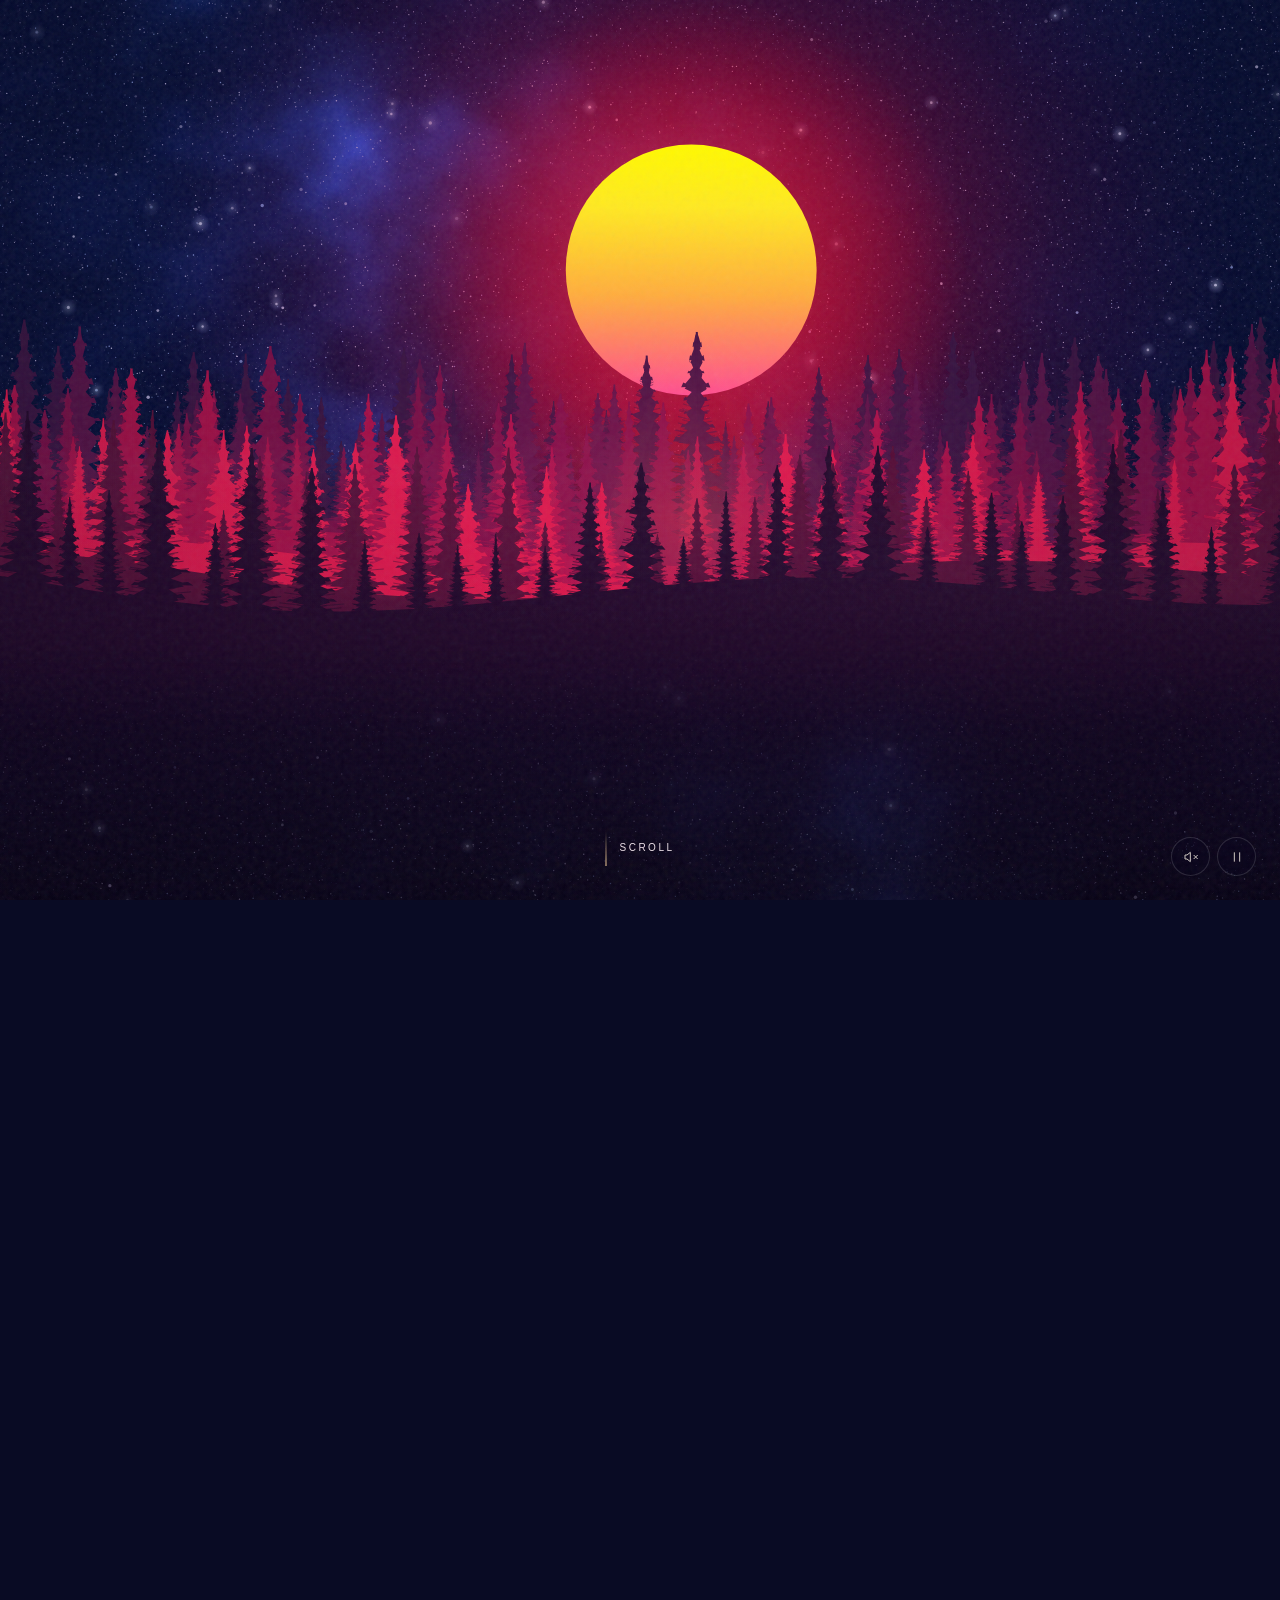
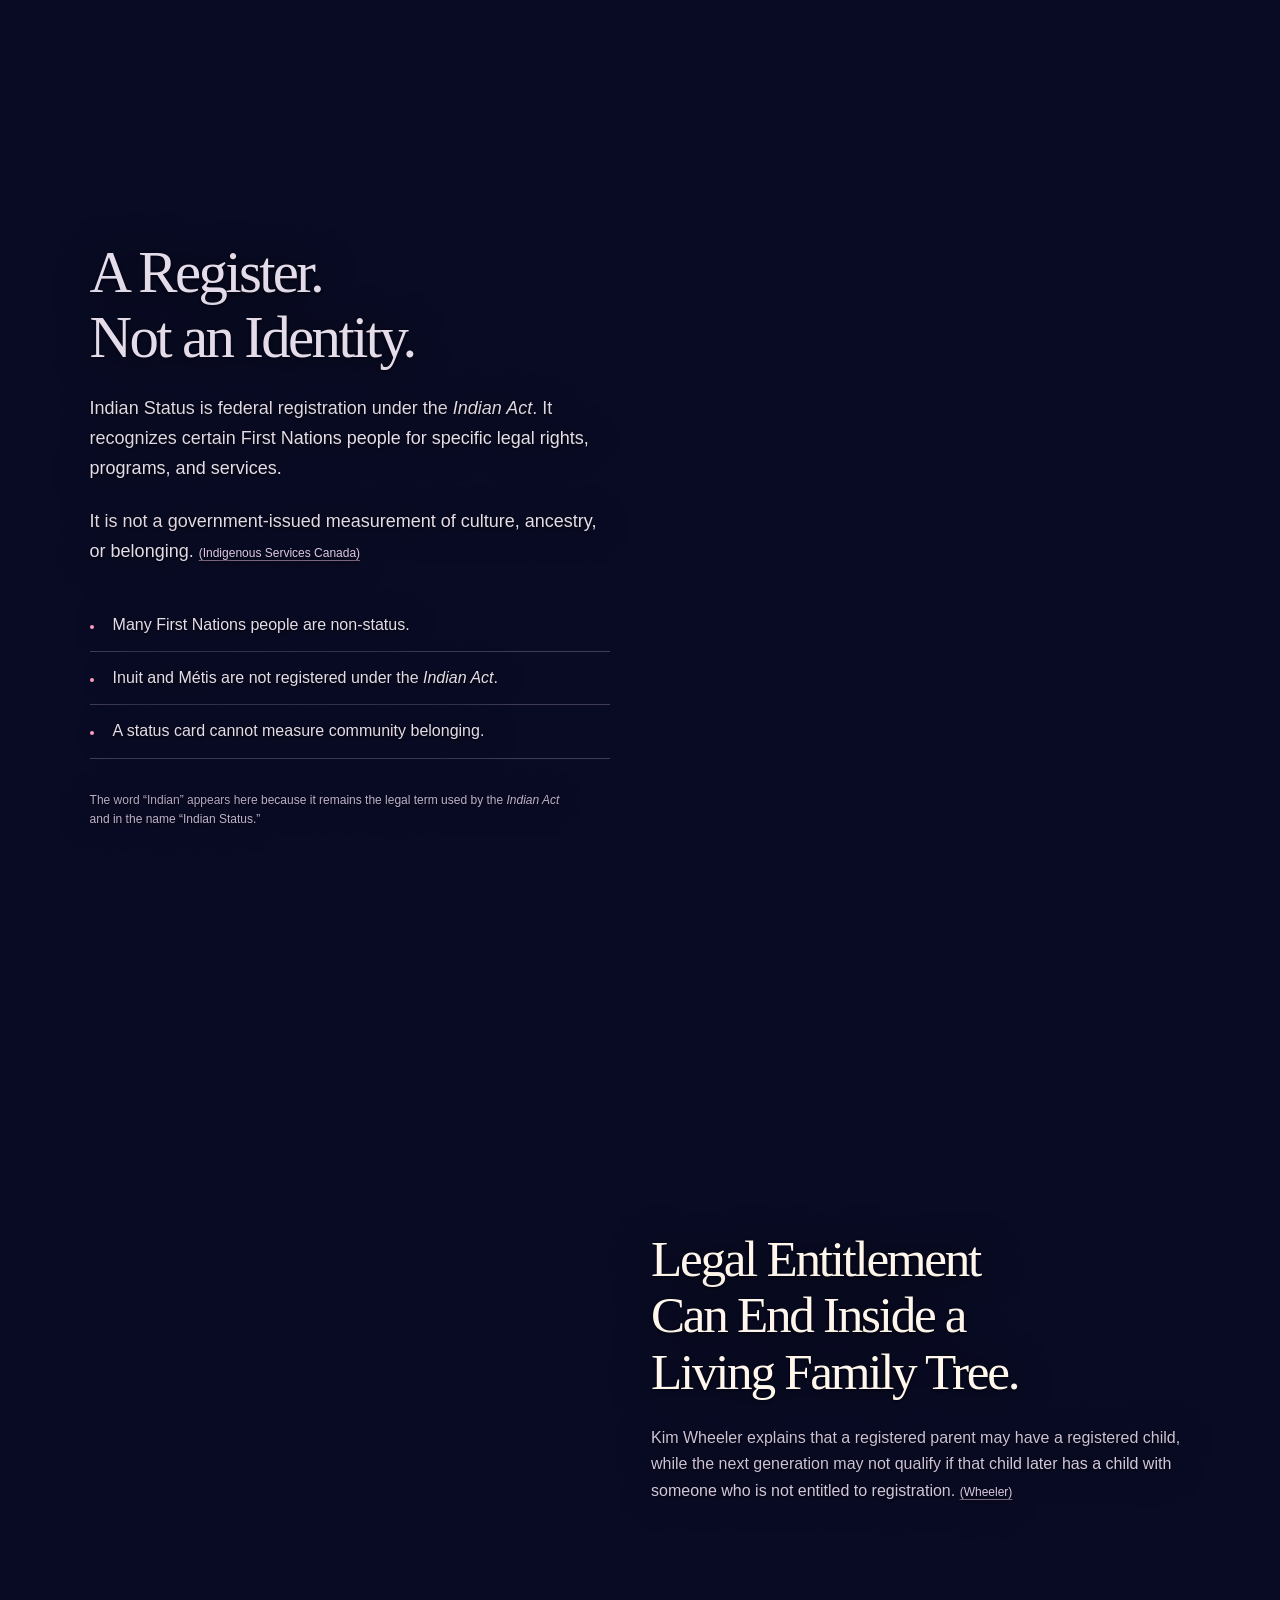
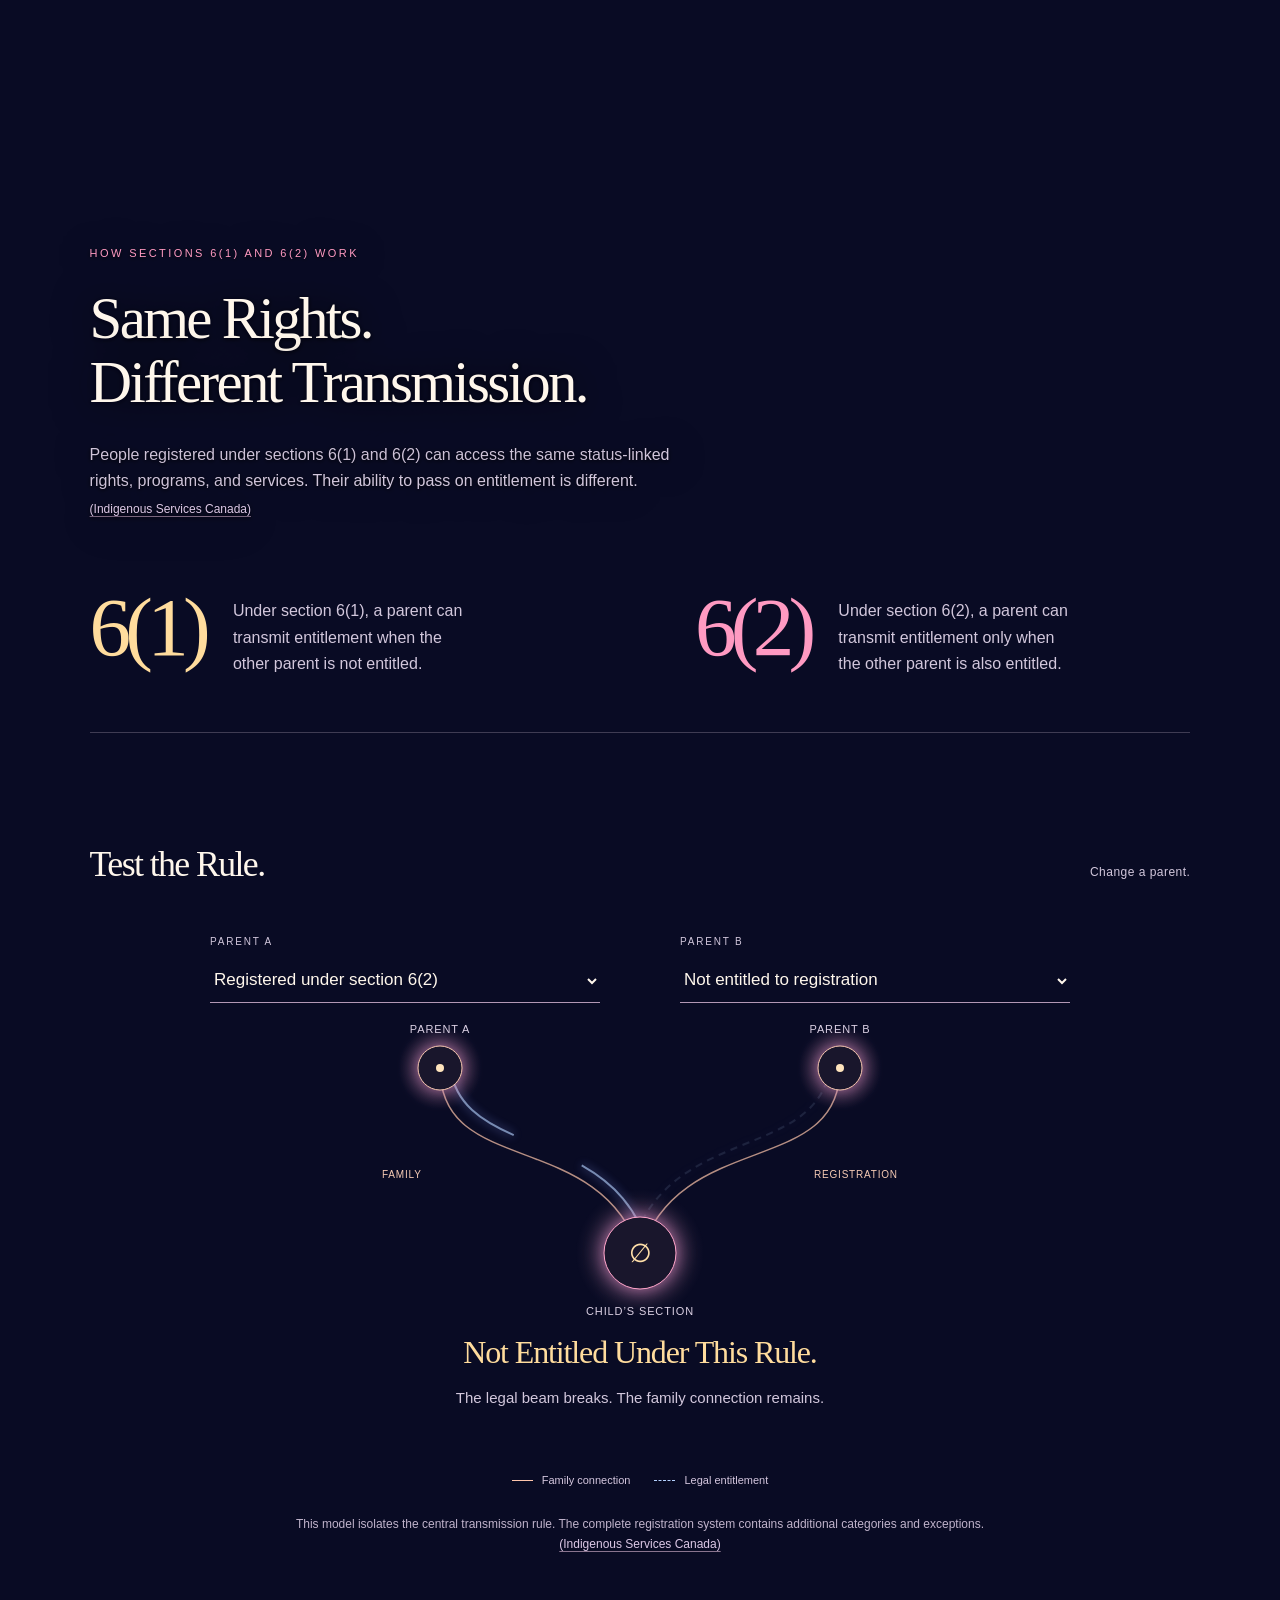
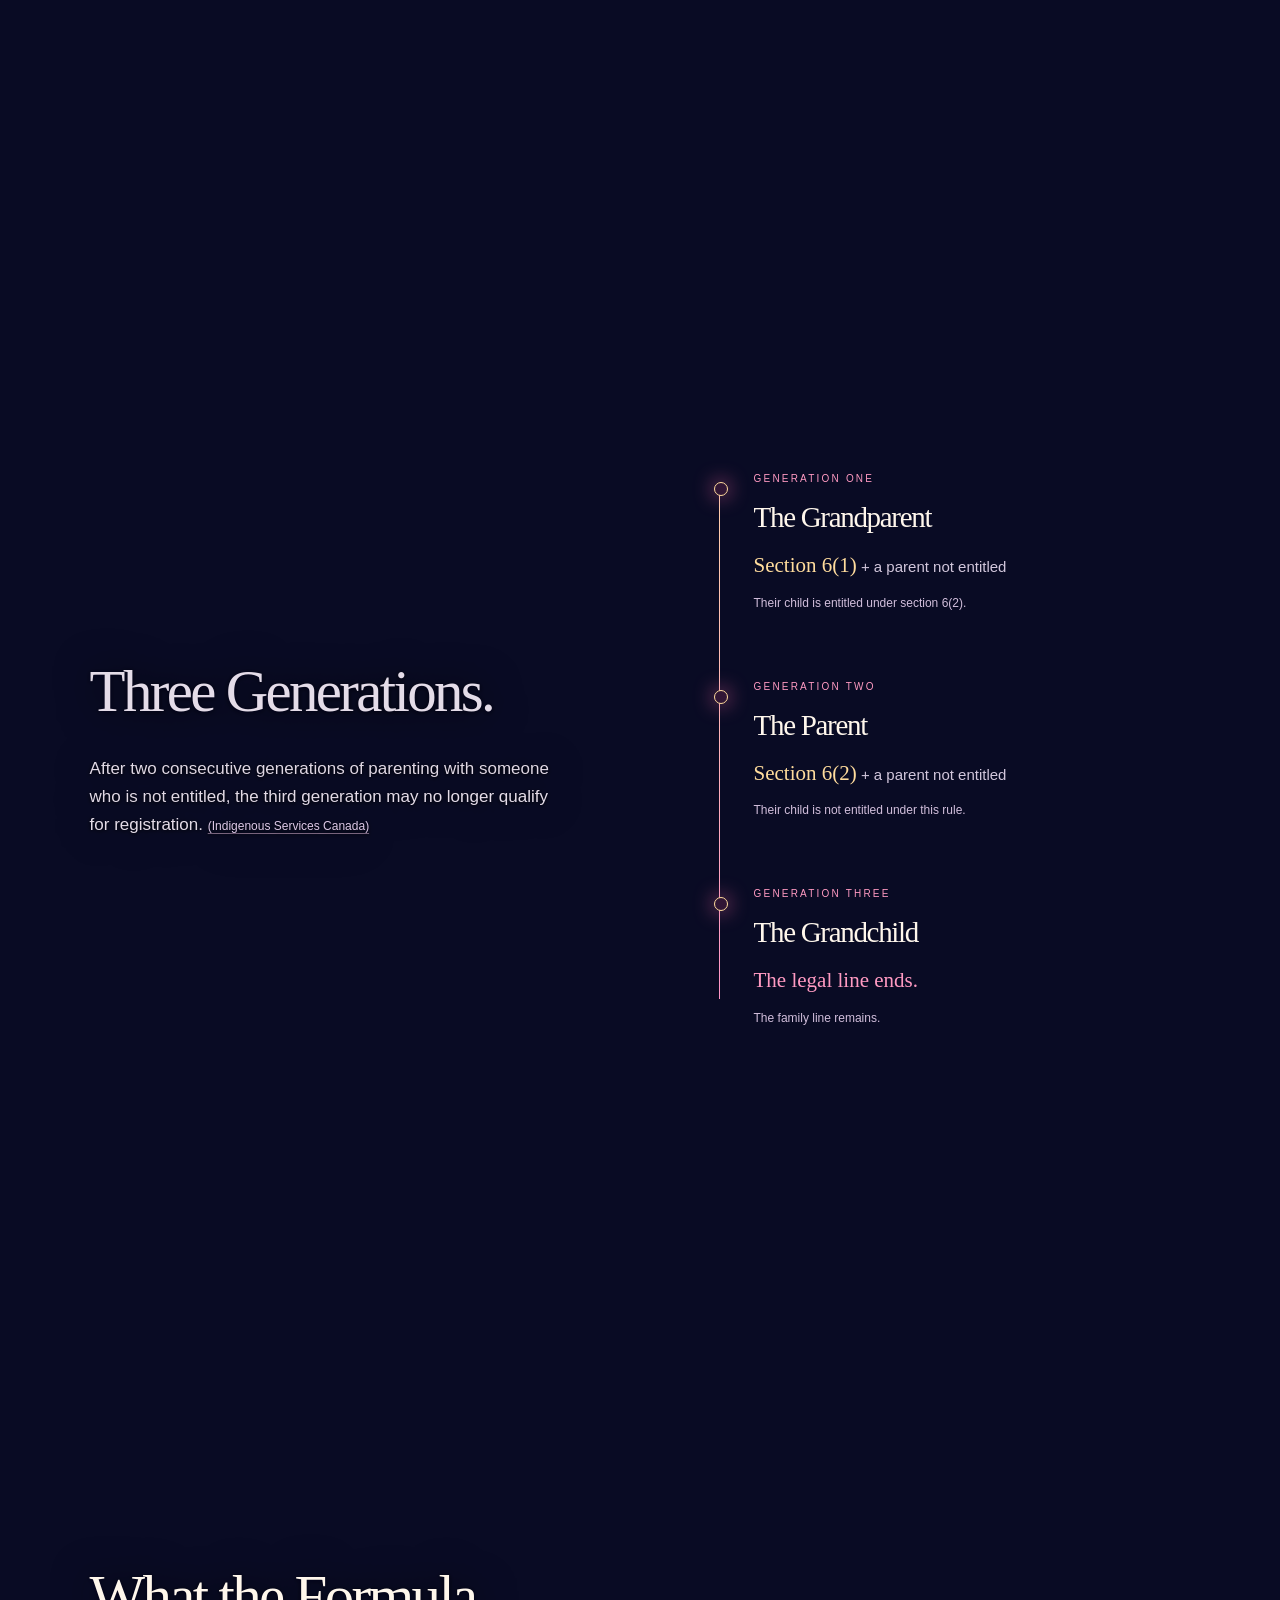
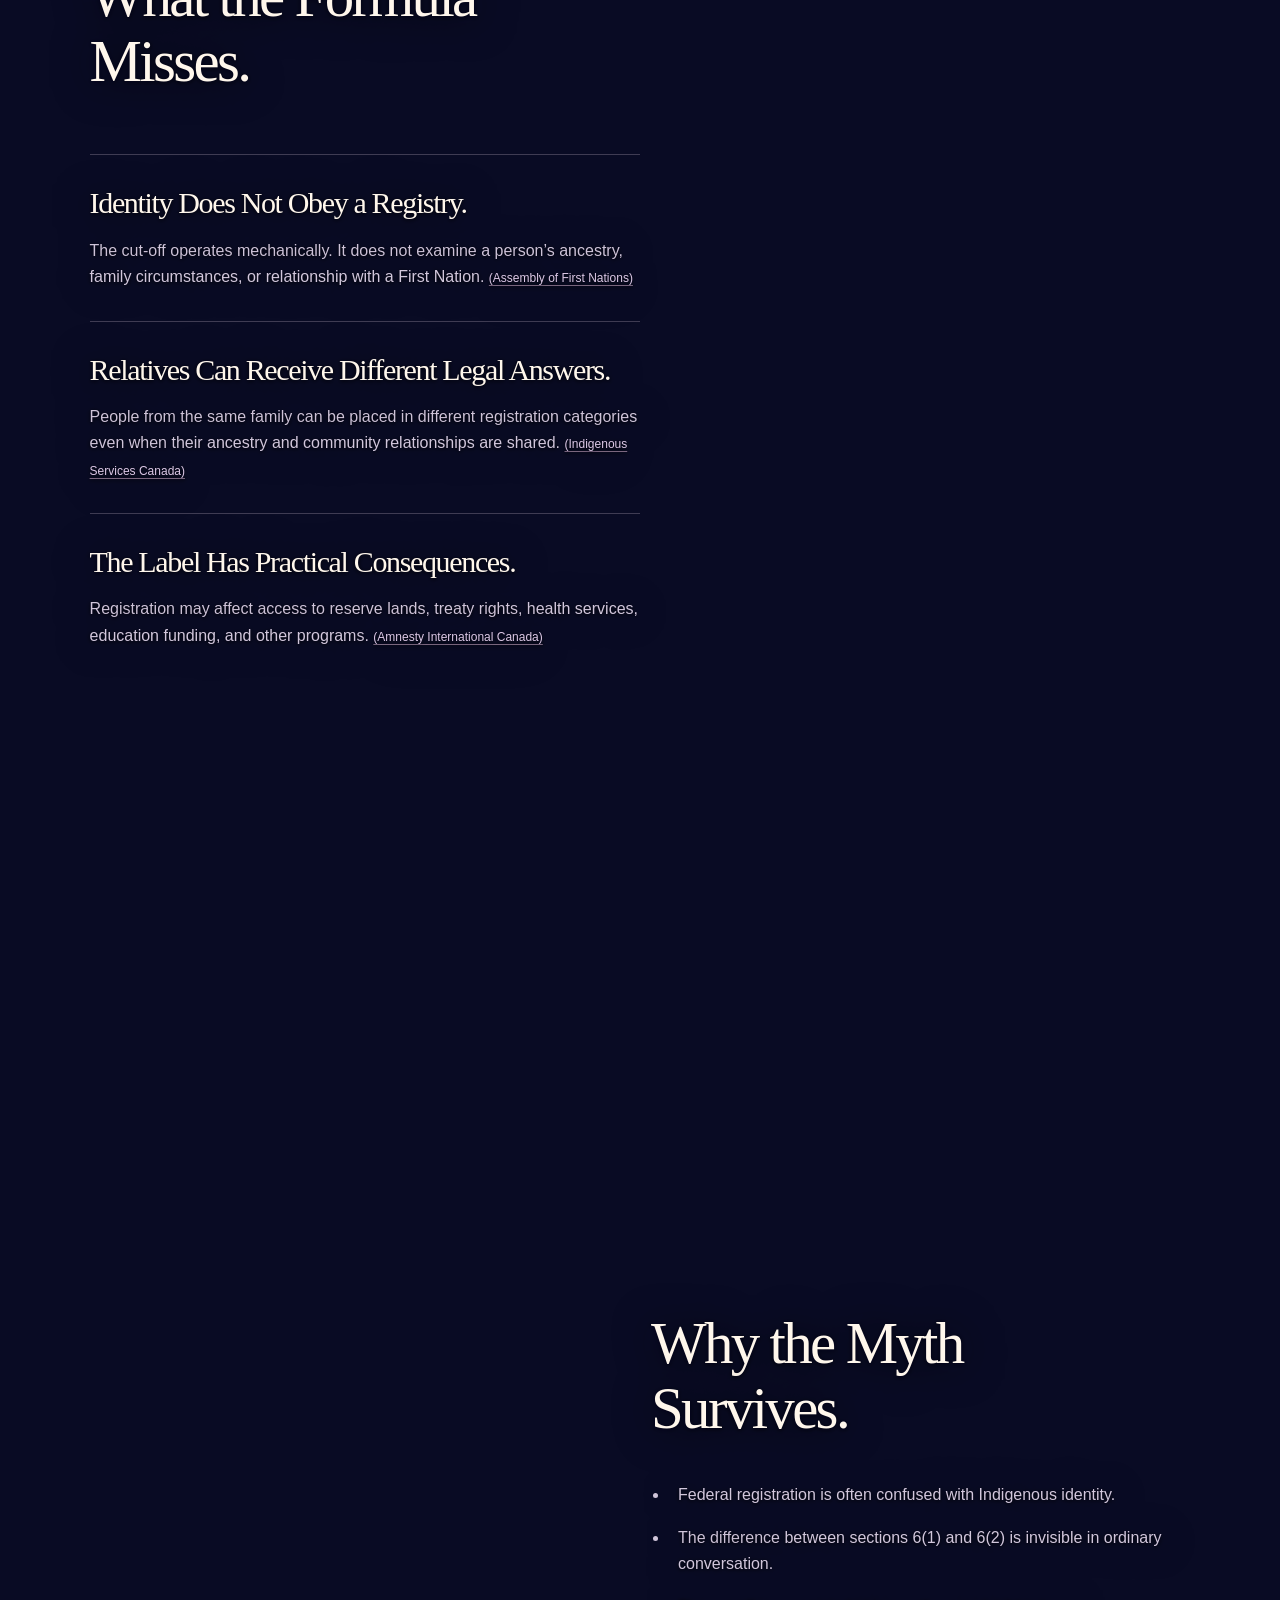
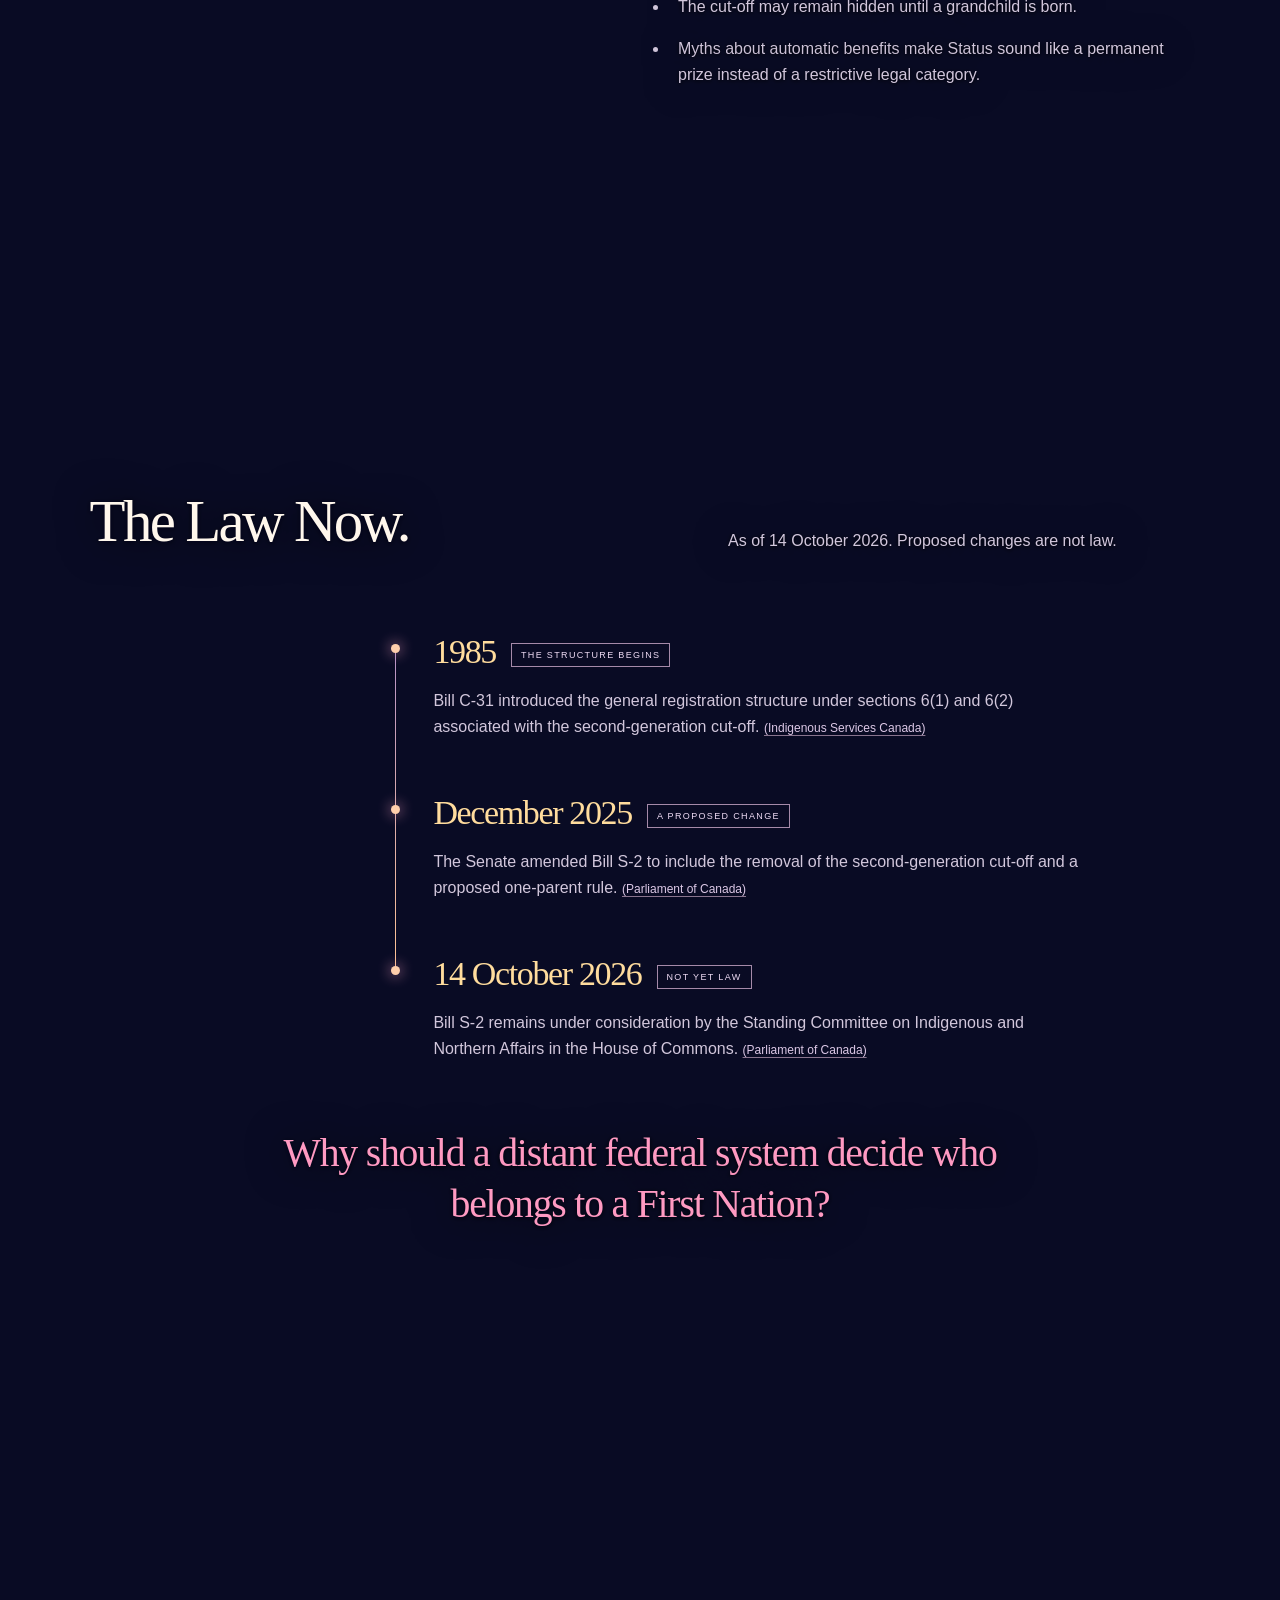
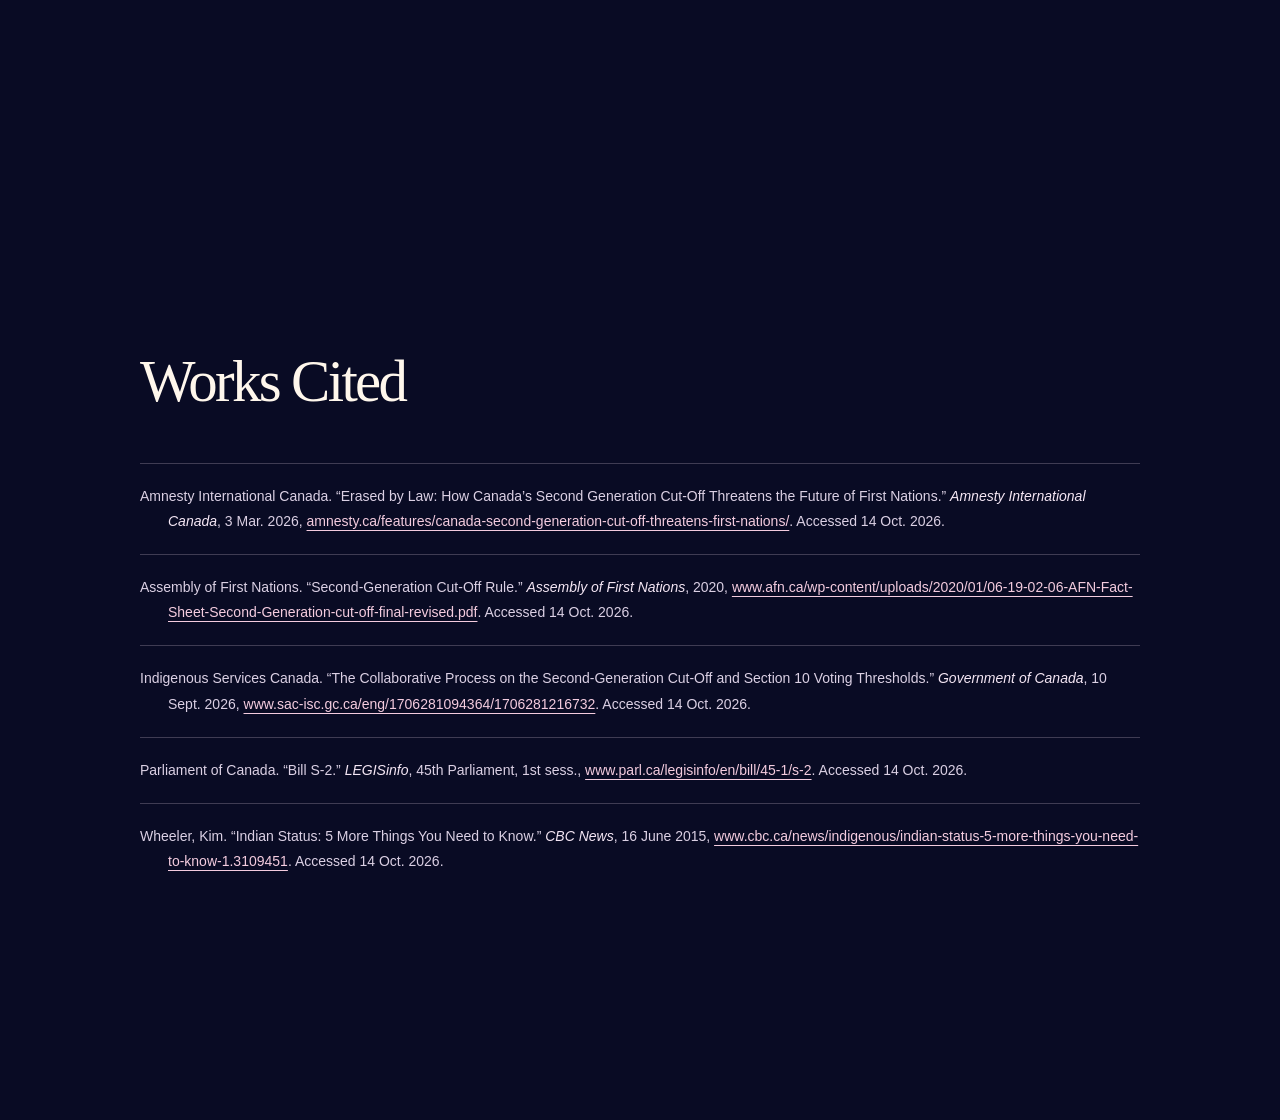
<file: index.html>
<!doctype html>
<html lang="en">
<head>
  <meta charset="utf-8">
  <meta name="viewport" content="width=device-width, initial-scale=1">
  <meta name="theme-color" content="#080a23">
  <meta name="description" content="When Status Ends, Identity Does Not. A visual exploration of Indian Status, the second-generation cut-off, and the family connections a federal formula cannot measure.">
  <meta property="og:type" content="website">
  <meta property="og:title" content="When Status Ends, Identity Does Not">
  <meta property="og:description" content="A legal category can disappear between a grandparent and grandchild. A family cannot.">
  <meta name="color-scheme" content="dark">
  <title>When Status Ends, Identity Does Not</title>
  <link rel="icon" href="data:image/svg+xml,%3Csvg xmlns='http://www.w3.org/2000/svg' viewBox='0 0 64 64'%3E%3Cdefs%3E%3ClinearGradient id='s' x2='0' y2='1'%3E%3Cstop stop-color='%23fff000'/%3E%3Cstop offset='1' stop-color='%23ff497d'/%3E%3C/linearGradient%3E%3C/defs%3E%3Crect width='64' height='64' rx='16' fill='%230c103b'/%3E%3Ccircle cx='32' cy='29' r='17' fill='url(%23s)'/%3E%3Cpath d='M0 53 8 39 12 47 21 33 32 56 43 36 51 48 59 34 64 46V64H0' fill='%23561551'/%3E%3C/svg%3E">
  <style>
    :root{--ink:#fff7ec;--muted:#d2c7dc;--gold:#ffdc9d;--rose:#ff9ac2;--line:rgba(255,235,251,.22);--night:#090b24;--page: min(1200px,86vw)}
    *{box-sizing:border-box}html{scroll-behavior:smooth;scroll-padding-top:40px}body{margin:0;background:var(--night);color:var(--ink);font:18px/1.65 -apple-system,BlinkMacSystemFont,"Segoe UI",sans-serif;overflow-x:hidden;-webkit-font-smoothing:antialiased}::selection{background:#a92869;color:white}
    button,select{font:inherit}button,a,select{-webkit-tap-highlight-color:transparent}a{color:inherit;text-underline-offset:.25em}button{color:inherit}a:hover{color:var(--gold)}:focus-visible{outline:2px solid var(--gold);outline-offset:6px;border-radius:2px}button:focus-visible,select:focus-visible{outline-offset:4px}
    .skip{position:fixed;top:-100px;left:20px;z-index:20;background:#fff4df;color:#171029;padding:10px 20px}.skip:focus{top:12px}#landscape,#life{position:fixed;inset:0;width:100%;height:100%;pointer-events:none}#landscape{z-index:0}#life{z-index:1}.grain{position:fixed;inset:0;pointer-events:none;z-index:4;opacity:.09;background-image:url("data:image/svg+xml,%3Csvg viewBox='0 0 180 180' xmlns='http://www.w3.org/2000/svg'%3E%3Cfilter id='n'%3E%3CfeTurbulence type='fractalNoise' baseFrequency='.88' numOctaves='3' stitchTiles='stitch'/%3E%3C/filter%3E%3Crect width='100%25' height='100%25' opacity='.65' filter='url(%23n)'/%3E%3C/svg%3E")}
    .vignette{position:fixed;inset:0;pointer-events:none;z-index:1;background:radial-gradient(ellipse at 50% 37%,transparent 30%,rgba(3,2,18,.26) 100%)}main{position:relative;z-index:2}.tools{display:flex;align-items:center;gap:6px}.tool{width:39px;height:39px;display:grid;place-items:center;border:1px solid rgba(255,255,255,.17);background:rgba(10,7,34,.3);border-radius:50%;cursor:pointer;transition:background .25s}.tool:hover{background:rgba(145,50,113,.35)}.tool svg{width:16px;height:16px;stroke:currentColor;fill:none;stroke-width:1.5}.tool[aria-pressed="true"]{color:var(--gold);border-color:#a27b5c}.sound-on{display:none}.sound-off{display:block}#sound[aria-pressed="true"] .sound-on{display:block}#sound[aria-pressed="true"] .sound-off{display:none}#pause[aria-pressed="true"] .pause-lines{display:none}#pause .play-icon{display:none}#pause[aria-pressed="true"] .play-icon{display:block}.scroll-cue{position:absolute;bottom:34px;left:50%;transform:translateX(-50%);display:flex;align-items:center;gap:13px;font-size:10px;letter-spacing:.25em;text-transform:uppercase;color:#ece0e8;white-space:nowrap}.scroll-cue span{height:35px;width:1px;background:linear-gradient(transparent,#ffd79e);transform-origin:top;animation:breathe 3s ease-in-out infinite}@keyframes breathe{50%{transform:scaleY(.6);opacity:.5}}
    h1,h2,h3,p{margin:0}h1,h2,h3,blockquote{font-family:Georgia,"Times New Roman",serif;font-weight:400;letter-spacing:-.045em}h1{font-size:clamp(44px,6.1vw,94px);line-height:1.04}h1 em,h2 em{font-weight:400;color:#ffd4df}h2{font-size:clamp(40px,4.6vw,70px);line-height:1.1}h3{font-size:clamp(27px,2.8vw,38px);line-height:1.18}p+p{margin-top:22px}.eyebrow{display:block;font:11px/1.5 -apple-system,BlinkMacSystemFont,"Segoe UI",sans-serif;text-transform:uppercase;letter-spacing:.22em;color:var(--rose);margin-bottom:25px}.small{font-size:14px;line-height:1.65;color:var(--muted)}.cite{font:12px/1.5 -apple-system,BlinkMacSystemFont,"Segoe UI",sans-serif;color:#dcc8e6;display:inline;text-decoration-color:#89748e;white-space:normal}.flow-copy{color:#e4dce8;max-width:550px}.flow-copy strong{font-weight:500;color:var(--ink)}.flow-copy p{margin-top:24px}.measure{max-width:590px}.text-glow{text-shadow:0 2px 40px rgba(5,0,15,.85),0 1px 4px #09021c}.section{width:var(--page);margin:auto;position:relative;padding:120px 0;scroll-margin-top:60px}.reveal{opacity:1;transform:none}.js .reveal{opacity:0;transform:translateY(35px);filter:blur(4px);transition:opacity 1s ease,transform 1.2s cubic-bezier(.16,1,.3,1),filter 1.2s}.js .reveal.in{opacity:1;transform:none;filter:none}.js .reveal.delay{transition-delay:.14s}
    .opening{height:360vh;height:360svh;position:relative}.opening-view{height:100vh;height:100svh;position:sticky;top:0;isolation:isolate;overflow:hidden}.intro-frame{position:absolute;left:7%;right:7%;bottom:12%;text-align:center;will-change:opacity,transform}.intro-frame p{font-size:clamp(21px,2.3vw,34px);line-height:1.4;max-width:850px;margin:auto;font-family:Georgia,"Times New Roman",serif;letter-spacing:-.025em}.intro-frame .eyebrow{margin-bottom:19px}.intro-title{opacity:0}.intro-myth,.intro-truth{opacity:0}.intro-myth blockquote{font-size:clamp(29px,3.8vw,55px);line-height:1.2;max-width:850px;margin:0 auto}.intro-truth p{max-width:770px}.intro-truth strong{display:block;font-size:clamp(38px,4.8vw,68px);line-height:1.15;margin-top:15px;font-weight:400;color:var(--gold)}
    .overview{min-height:110vh;display:flex;align-items:center}.overview .flow-copy{max-width:520px;width:49%}.definition-list{list-style:none;padding:0;margin:32px 0}.definition-list li{padding:13px 0 13px 23px;border-bottom:1px solid var(--line);font-size:16px;position:relative}.definition-list li::before{content:"";position:absolute;width:4px;height:4px;border-radius:50%;background:var(--rose);left:0;top:26px}.language-note{max-width:470px;font-size:12px;color:#bfb0cd;line-height:1.6}
    .myth-scene{min-height:75vh;display:flex;justify-content:flex-end;align-items:center}.myth-scene>div{width:49%;max-width:550px}.myth-scene h2{font-size:clamp(36px,4vw,60px)}.myth-scene p{margin-top:25px;color:var(--muted);font-size:16px}
    .rules{padding-top:140px}.rules-heading{max-width:790px;margin-bottom:65px}.rules-heading p{margin-top:26px;color:var(--muted);font-size:16px;max-width:610px}.rule-pair{display:grid;grid-template-columns:1fr 1fr;gap:10%;border-bottom:1px solid var(--line);padding:0 0 55px}.rule-category{display:flex;gap:28px;align-items:flex-start}.rule-number{font-family:Georgia,serif;font-size:clamp(60px,6.5vw,96px);line-height:1;color:var(--gold);letter-spacing:-.07em}.rule-category:nth-child(2) .rule-number{color:var(--rose)}.rule-category .small{max-width:240px;font-size:16px;padding-top:12px}
    .simulator{position:relative;margin-top:110px;padding-top:0;min-height:650px}.sim-top{display:flex;justify-content:space-between;align-items:baseline;gap:30px}.sim-top .small{font-size:12px;letter-spacing:.04em}.sim-controls{display:grid;grid-template-columns:1fr 1fr;gap:80px;max-width:860px;margin:48px auto 0}.sim-controls label{display:block;font-size:10px;letter-spacing:.18em;text-transform:uppercase;color:var(--muted);margin-bottom:9px}.sim-controls select{width:100%;padding:10px 28px 12px 0;border:0;border-bottom:1px solid #b398b5;border-radius:0;background:transparent;color:var(--ink);font-size:17px;cursor:pointer}.sim-controls select option{background:#1c1536;color:var(--ink)}.sim-graphic{position:relative;height:330px;max-width:860px;margin:5px auto 0;touch-action:pan-y}.sim-graphic svg{width:100%;height:100%;overflow:visible}.family-link{fill:none;stroke:#ffc6ac;stroke-width:1.5;opacity:.7}.legal-link{fill:none;stroke:#b4d1ff;stroke-width:2;stroke-dasharray:2.5 2;filter:drop-shadow(0 0 5px #859bff);transition:opacity .6s}.cut-off #legal-a{stroke-dasharray:34 26 40;opacity:.65!important}.node-ring{fill:#19162c;stroke:#f8c9b0;stroke-width:1;filter:drop-shadow(0 0 10px #d386ba)}.node-center{fill:#ffe4bd}.child-ring{stroke:#d8dcff;transition:stroke .6s}.cut-off .child-ring{stroke:#ffa5ca}.child-symbol{fill:#ffdfa9;font:26px Georgia,serif;text-anchor:middle}.sim-node{cursor:grab}.sim-node:active{cursor:grabbing}.node-label{font:11px -apple-system,BlinkMacSystemFont,"Segoe UI",sans-serif;fill:#dcd1e4;letter-spacing:.08em;text-anchor:middle}.link-label{font:10px -apple-system,BlinkMacSystemFont,"Segoe UI",sans-serif;fill:#f5cab4;letter-spacing:.08em}.sim-result{min-height:110px;text-align:center;max-width:670px;margin:-5px auto 0}.sim-result h4{font:32px/1.2 Georgia,serif;letter-spacing:-.035em;margin:0 0 14px;color:var(--gold)}.sim-result p{font-size:15px;color:var(--muted);margin:0}.sim-clarify{max-width:690px;margin:26px auto 0;text-align:center;font-size:12px;color:#c0b3cb}.sim-key{display:flex;gap:24px;justify-content:center;margin-top:28px;font-size:11px;color:#d5c7df}.sim-key span{display:flex;align-items:center;gap:9px}.sim-key i{width:21px;height:1px;background:#ffc6ac}.sim-key span+span i{height:0;border-top:1px dashed #b4d1ff;background:none}
    .generations{min-height:150vh;display:grid;grid-template-columns:1fr 1fr;gap:13%;align-items:center}.family-story{position:relative;padding-left:42px}.family-story::before{content:"";position:absolute;left:7px;top:18px;bottom:30px;width:1px;background:linear-gradient(#ffcfaa,#ff95c7)}.generation{position:relative;padding:0 0 65px}.generation:last-child{padding-bottom:0}.generation::before{content:"";position:absolute;left:-40px;top:11px;border:1px solid var(--gold);background:#311635;border-radius:50%;width:12px;height:12px;box-shadow:0 0 20px #cf588b}.generation .eyebrow{font-size:10px;margin-bottom:14px}.generation h3{font-size:29px;margin-bottom:14px}.generation p{font-size:15px;color:var(--muted)}.generation .status-tag{display:inline-block;font-family:Georgia,serif;color:var(--gold);font-size:21px}.generation:last-child .status-tag{color:var(--rose)}.generation small{display:block;font-size:12px;color:#d1bedb;margin-top:11px}.generations .flow-copy h2{margin-bottom:30px}.generations .flow-copy p{font-size:17px}
    .people{min-height:140vh;padding-top:140px}.people-heading{max-width:640px}.people-body{max-width:550px;margin-top:60px}.human-point{padding:30px 0;border-top:1px solid var(--line)}.human-point h3{font-size:30px;margin-bottom:17px}.human-point p{font-size:16px;color:var(--muted)}.why{min-height:95vh;display:flex;justify-content:flex-end;align-items:center}.why .measure{width:49%;max-width:555px}.why h2{margin-bottom:33px}.why ul{padding-left:18px;color:var(--muted);font-size:16px}.why li{padding:8px 0 8px 9px}
    .law{min-height:140vh;padding-top:150px}.law-head{display:grid;grid-template-columns:1fr 1fr;gap:16%;align-items:end;margin-bottom:75px}.law-head p{font-size:16px;color:var(--muted)}.timeline{position:relative;max-width:800px;margin-left:auto;padding-left:43px}.timeline::before{content:"";position:absolute;left:5px;top:17px;bottom:90px;width:1px;background:linear-gradient(#b592c6,#ffc391)}.timeline-item{position:relative;margin-bottom:50px}.timeline-item::before{content:"";position:absolute;left:-42px;top:14px;width:9px;height:9px;border-radius:50%;background:#ffcfac;box-shadow:0 0 14px #ed9abc}.timeline-item time{font-family:Georgia,serif;font-size:34px;line-height:1.3;color:var(--gold);letter-spacing:-.04em}.timeline-item p{font-size:16px;color:var(--muted);margin-top:14px;max-width:650px}.law-state{display:inline-block;font-size:9px;letter-spacing:.15em;line-height:1.6;text-transform:uppercase;padding:4px 9px;border:1px solid #a58aa9;color:#eedbf4;margin:7px 0 0 15px;vertical-align:5px}.law-question{max-width:760px;margin:65px auto 0;font:clamp(27px,3.1vw,43px)/1.3 Georgia,serif;letter-spacing:-.03em;text-align:center}.law-question span{color:var(--rose)}
    .ending{height:380vh;height:380svh;position:relative}.ending-view{height:100vh;height:100svh;position:sticky;top:0;display:flex;align-items:center;justify-content:center}.ending-copy{position:absolute;left:7%;right:7%;bottom:11%;width:86%;max-width:880px;margin:auto;text-align:center;padding-top:0}.ending h2{font-size:clamp(48px,6vw,88px);text-shadow:0 3px 60px #080517}.ending h2 em{display:block;color:var(--gold)}.ending-copy p{font-size:16px;color:#e2d3e8;max-width:615px;margin:32px auto 0;line-height:1.75;text-wrap:pretty}.falling-label{position:absolute;top:20%;left:50%;font-size:10px;letter-spacing:.23em;text-transform:uppercase;color:#bca9cd;transform:translateX(-50%);opacity:.5}.constellation-text{position:absolute;top:17%;left:50%;transform:translateX(-50%);font-size:9px;letter-spacing:.23em;text-transform:uppercase;color:#c3c2df}.sources{padding-top:130px;padding-bottom:80px;max-width:1000px;min-height:100vh}.sources h2{margin-bottom:48px}.sources-list{list-style:none;margin:0;padding:0}.sources-list li{padding:20px 0 20px 28px;text-indent:-28px;border-top:1px solid var(--line);font-size:14px;color:#dbd0e4;line-height:1.8;scroll-margin-top:120px}.sources-list li:target{background:rgba(103,52,110,.25)}.sources-list a{overflow-wrap:anywhere;color:#f4ccdf;text-decoration-thickness:1px}.sources-list em{color:#f4e6f4}.sr-only{position:absolute;width:1px;height:1px;margin:-1px;padding:0;border:0;overflow:hidden;clip:rect(0,0,0,0);white-space:nowrap}
    .no-canvas #landscape,.no-canvas #life{display:none}.no-canvas body{background:radial-gradient(ellipse at 55% 12%,#5d1348,#121338 40%,#080b23 80%)}.no-canvas .opening{height:100vh}.no-canvas .intro-title{opacity:1}.no-canvas .intro-myth,.no-canvas .intro-truth{display:none}
    @media(min-width:1700px){:root{--page:min(1280px,80vw)}.intro-frame{bottom:10%}}
    @media(max-width:1050px){.tools{gap:4px}.tool{width:34px;height:34px}.rule-category{gap:19px}.rule-category .small{font-size:14px}.sim-controls{gap:55px}.section{padding-top:100px;padding-bottom:100px}.generations{gap:9%}.law-head{gap:9%}}
    @media(max-width:760px){:root{--page:86vw}body{font-size:16px}.tool{width:34px;height:34px}.section{padding:90px 0}.intro-frame{left:7%;right:7%;bottom:15%}h1{font-size:clamp(40px,8.6vw,63px)}h2{font-size:clamp(37px,7.8vw,55px)}.scroll-cue{bottom:99px;font-size:8px}.intro-frame .eyebrow{font-size:9px}.intro-myth blockquote{font-size:31px}.intro-truth p{font-size:22px}.intro-truth strong{font-size:41px}.overview{min-height:110vh;align-items:center}.overview .flow-copy{width:100%;max-width:500px}.definition-list li{font-size:15px}.overview .flow-copy,.people-body,.why .measure{background:radial-gradient(ellipse at 30% 50%,rgba(15,7,30,.8),rgba(15,7,30,0) 80%)}.myth-scene{min-height:75vh}.myth-scene>div{width:100%;max-width:500px;margin-left:8%}.myth-scene p{font-size:15px}.rule-pair{gap:28px;grid-template-columns:1fr}.rule-category{gap:28px;align-items:center}.rule-number{font-size:65px;min-width:115px}.rule-category .small{font-size:15px;max-width:none;padding-top:0}.rules-heading{margin-bottom:45px}.rules-heading p{font-size:15px}.simulator{margin-top:80px;min-height:600px}.sim-top{display:block}.sim-top .small{margin-top:15px}.sim-controls{gap:20px;margin-top:36px;grid-template-columns:1fr}.sim-controls select{font-size:15px;padding:9px 19px 11px 0}.sim-controls label{font-size:9px}.sim-graphic{height:255px;margin-top:10px}.node-label{font-size:27px}.link-label{font-size:21px}.child-symbol{font-size:43px}.sim-result{margin-top:0;min-height:130px}.sim-result h4{font-size:28px}.sim-result p{font-size:14px}.sim-key{font-size:10px;gap:20px}.sim-clarify{font-size:13px}.generations{min-height:170vh;grid-template-columns:1fr;gap:60px}.generations .flow-copy{order:0}.family-story{order:1;margin-left:14%;padding-left:35px}.generation{padding-bottom:46px}.generation h3{font-size:27px}.generation p{font-size:14px}.generation::before{left:-33px}.generation .status-tag{font-size:20px}.people{min-height:135vh}.people-body{margin-top:45px;width:100%}.human-point{padding:25px 0}.human-point h3{font-size:27px}.human-point p{font-size:15px}.why{min-height:105vh}.why .measure{width:100%;margin-left:8%}.why ul{font-size:15px}.law{min-height:140vh}.law-head{display:block;margin-bottom:50px}.law-head p{margin-top:25px;font-size:15px}.timeline{padding-left:32px}.timeline::before{left:4px}.timeline-item::before{left:-32px}.timeline-item time{font-size:29px}.timeline-item p{font-size:14px}.law-state{font-size:8px;vertical-align:4px;margin-left:7px;padding:3px 6px}.law-question{font-size:30px;text-align:left}.ending-copy{padding-top:0;bottom:12%}.ending h2{font-size:clamp(44px,10.8vw,68px)}.ending-copy p{font-size:14px;line-height:1.8;margin-top:27px}.falling-label{top:17%;font-size:8px}.constellation-text{top:15%;font-size:8px}.sources{padding-top:90px;padding-bottom:120px}.sources h2{margin-bottom:35px}.sources-list li{font-size:14px;padding-top:18px;padding-bottom:18px}.sources .eyebrow{font-size:10px}}
    @media(max-width:370px){.sim-controls{gap:15px}.rule-category{gap:15px}.rule-number{min-width:105px}.law-state{display:table;margin-left:0}.intro-frame{bottom:16%}}
    @media(prefers-reduced-motion:reduce){html{scroll-behavior:auto}*,*::before,*::after{animation:none!important;transition:none!important}.js .reveal{opacity:1;transform:none;filter:none}.opening{height:200vh;height:200svh}.ending{height:170vh;height:170svh}}
    html.motion-paused{scroll-behavior:auto}.motion-paused *{animation-play-state:paused!important}.motion-paused .reveal{transition:none;filter:none}
    @media print{.grain,.vignette,#landscape,#life,.scroll-cue,.falling-label,.constellation-text{display:none!important}body{background:white;color:#111;font-size:11pt}main{position:static}.section,.opening,.ending{width:100%;height:auto;min-height:0;padding:20px 0}.opening-view,.ending-view{position:static;height:auto;overflow:visible}.intro-frame{position:static;opacity:1!important;transform:none!important;margin:25px 0}.intro-frame:not(.intro-title){display:none}.reveal{opacity:1!important;transform:none!important;filter:none!important}h1{font-size:30pt}h2{font-size:24pt}h3{font-size:17pt}.flow-copy,.overview .flow-copy,.why .measure,.ending-copy{width:100%;max-width:none;padding:0}p,.small,.flow-copy,.definition-list,.sources-list li,.cite,.human-point p,.law-head p,.timeline-item p,.eyebrow{color:#111!important}.ending-copy p{color:#111}.simulator{break-inside:avoid}.rule-number,.law-question span,.timeline-item time{color:#333}.sources-list a{color:#111}.sim-controls select{color:#111}.sim-result h4{color:#111}}
  
    .tools{position:fixed;right:24px;bottom:24px;z-index:12;gap:7px;opacity:.8}.tools:hover,.tools:focus-within{opacity:1}
    .chapter-nav{position:fixed;inset:auto 24px 78px auto;z-index:12;width:1px;height:1px;margin:0;padding:0;overflow:hidden;clip:rect(0,0,0,0);clip-path:inset(50%);white-space:nowrap;opacity:0;pointer-events:none}
    .chapter-nav:focus-within{display:flex;flex-direction:column;gap:0;clip:auto;clip-path:none;width:185px;height:auto;padding:10px 15px;white-space:normal;overflow:visible;opacity:1;pointer-events:auto;background:rgba(13,9,32,.96);border:1px solid #806080;border-radius:12px}
    .chapter-nav a{font-size:13px;padding:9px 0;text-decoration:none;color:#f7e9f8}
    @media(max-width:760px){.tools{right:18px;bottom:18px}.scroll-cue{bottom:30px}.chapter-nav{right:18px;bottom:70px}}
    @media print{.tools,.chapter-nav{display:none!important}}
</style>
</head>
<body>
  <a class="skip" href="#overview">Skip to the explanation</a>
  <canvas id="landscape" aria-hidden="true"></canvas>
  <div class="vignette" aria-hidden="true"></div>
  <canvas id="life" aria-hidden="true"></canvas>
  <div class="grain" aria-hidden="true"></div>
    <nav class="chapter-nav sr-only" aria-label="Chapters">
      <a href="#home" aria-current="location">Home</a>
      <a href="#how-the-rule-works">The rule</a>
      <a href="#what-the-formula-misses">The people</a>
      <a href="#the-law-now">The law</a>
      <a href="#works-cited">Sources</a>
    </nav>
    <div class="tools">
      <button id="sound" class="tool" type="button" aria-label="Turn ambient sound on" aria-pressed="false" title="Ambient sound off">
        <svg viewBox="0 0 24 24" aria-hidden="true"><path d="M11 5 6 9H3v6h3l5 4Z"/><path class="sound-off" d="m16 9 6 6m0-6-6 6"/><g class="sound-on"><path d="M15 8c3 2 3 6 0 8M18 5c5 4 5 10 0 14"/></g></svg>
      </button>
      <button id="pause" class="tool" type="button" aria-label="Pause ambient motion" aria-pressed="false" title="Pause ambient motion">
        <svg viewBox="0 0 24 24" aria-hidden="true"><g class="pause-lines"><path d="M8 5v14M16 5v14"/></g><path class="play-icon" d="m8 5 11 7-11 7Z"/></svg>
      </button>
    </div>
  <main id="content">
    <section class="opening" id="home" aria-labelledby="page-title">
      <div class="opening-view">
        <div class="intro-frame intro-title text-glow">
          <h1 id="page-title">When Status Ends,<br><em>Identity Does Not.</em></h1>
        </div>
        <div class="intro-frame intro-myth text-glow">
          <span class="eyebrow">The Myth</span>
          <blockquote>“Once Status enters a family,<br>it passes down forever.”</blockquote>
        </div>
        <div class="intro-frame intro-truth text-glow">
          <p>A legal category can disappear between<br>a grandparent and grandchild.<strong>A family cannot.</strong></p>
        </div>
        <div class="scroll-cue" aria-hidden="true"><span></span>Scroll</div>
      </div>
    </section>

    <section class="section overview" id="overview" aria-labelledby="definition-title">
      <div class="flow-copy reveal text-glow">
        <h2 id="definition-title">A Register.<br>Not an Identity.</h2>
        <p>Indian Status is federal registration under the <i>Indian Act</i>. It recognizes certain First Nations people for specific legal rights, programs, and services.</p>
        <p>It is not a government-issued measurement of culture, ancestry, or belonging. <a class="cite" href="#source-isc">(Indigenous Services Canada)</a></p>
        <ul class="definition-list">
          <li>Many First Nations people are non-status.</li>
          <li>Inuit and Métis are not registered under the <i>Indian Act</i>.</li>
          <li>A status card cannot measure community belonging.</li>
        </ul>
        <p class="language-note">The word “Indian” appears here because it remains the legal term used by the <i>Indian Act</i> and in the name “Indian Status.”</p>
      </div>
    </section>

    <section class="section myth-scene" id="myth" aria-labelledby="reality-title">
      <div class="reveal delay text-glow">
        <h2 id="reality-title">Legal Entitlement<br>Can End Inside a<br>Living Family Tree.</h2>
        <p>Kim Wheeler explains that a registered parent may have a registered child, while the next generation may not qualify if that child later has a child with someone who is not entitled to registration. <a class="cite" href="#source-wheeler">(Wheeler)</a></p>
      </div>
    </section>

    <section class="section rules" id="how-the-rule-works" aria-labelledby="rule-title">
      <div class="rules-heading reveal text-glow">
        <span class="eyebrow">How Sections 6(1) and 6(2) Work</span>
        <h2 id="rule-title">Same Rights.<br>Different Transmission.</h2>
        <p>People registered under sections 6(1) and 6(2) can access the same status-linked rights, programs, and services. Their ability to pass on entitlement is different. <a class="cite" href="#source-isc">(Indigenous Services Canada)</a></p>
      </div>
      <div class="rule-pair reveal">
        <div class="rule-category"><div class="rule-number">6(1)</div><p class="small">Under section 6(1), a parent can transmit entitlement when the other parent is not entitled.</p></div>
        <div class="rule-category"><div class="rule-number">6(2)</div><p class="small">Under section 6(2), a parent can transmit entitlement only when the other parent is also entitled.</p></div>
      </div>

      <div class="simulator reveal" id="simulator">
        <div class="sim-top"><h3 id="sim-heading">Test the Rule.</h3><p class="small">Change a parent.</p></div>
        <div class="sim-controls">
          <div><label for="parent-a">Parent A</label><select id="parent-a"><option value="61">Registered under section 6(1)</option><option value="62" selected>Registered under section 6(2)</option></select></div>
          <div><label for="parent-b">Parent B</label><select id="parent-b"><option value="yes">Entitled to registration</option><option value="no" selected>Not entitled to registration</option></select></div>
        </div>
        <div class="sim-graphic cut-off" id="family-graphic" role="img" aria-label="A parent registered under section 6(2) and a parent who is not entitled have a child who is not entitled under the central cut-off rule. The legal connection breaks. The family connection remains.">
          <svg viewBox="0 0 800 330" aria-hidden="true">
            <defs><radialGradient id="nodeHalo"><stop stop-color="#ffb9c7" stop-opacity=".23"/><stop offset="1" stop-color="#ffb9c7" stop-opacity="0"/></radialGradient></defs>
            <path id="family-a" class="family-link" d="M200 62 C200 170 360 120 400 243"/>
            <path id="family-b" class="family-link" d="M600 62 C600 170 440 120 400 243"/>
            <path id="legal-a" class="legal-link" pathLength="100" d="M210 62 C225 155 377 115 410 243"/>
            <path id="legal-b" class="legal-link" pathLength="100" d="M590 62 C575 155 423 115 390 243"/>
            <text class="link-label" x="142" y="170">FAMILY</text><text class="link-label" x="574" y="170">REGISTRATION</text>
            <g class="sim-node" data-node="a" transform="translate(200 60)"><circle r="42" fill="url(#nodeHalo)"/><circle class="node-ring" r="22"/><circle class="node-center" r="4"/><text class="node-label" y="-35">PARENT A</text></g>
            <g class="sim-node" data-node="b" transform="translate(600 60)"><circle r="42" fill="url(#nodeHalo)"/><circle class="node-ring" r="22"/><circle class="node-center" r="4"/><text class="node-label" y="-35">PARENT B</text></g>
            <g class="sim-node" data-node="child" transform="translate(400 245)"><circle r="65" fill="url(#nodeHalo)"/><circle class="node-ring child-ring" r="36"/><text class="child-symbol" y="9" id="child-symbol">∅</text><text class="node-label" y="62">CHILD’S SECTION</text></g>
          </svg>
        </div>
        <div class="sim-result" aria-live="polite" aria-atomic="true"><h4 id="result-title">Not Entitled Under This Rule.</h4><p id="result-copy">The legal beam breaks. The family connection remains.</p></div>
        <div class="sim-key" aria-hidden="true"><span><i></i>Family connection</span><span><i></i>Legal entitlement</span></div>
        <p class="sim-clarify">This model isolates the central transmission rule. The complete registration system contains additional categories and exceptions. <a class="cite" href="#source-isc">(Indigenous Services Canada)</a></p>
      </div>
    </section>

    <section class="section generations" id="generations" aria-labelledby="generations-title">
      <div class="flow-copy reveal text-glow">
        <h2 id="generations-title">Three Generations.</h2>
        <p>After two consecutive generations of parenting with someone who is not entitled, the third generation may no longer qualify for registration. <a class="cite" href="#source-isc">(Indigenous Services Canada)</a></p>
      </div>
      <div class="family-story reveal delay" aria-label="A simplified example of the second-generation cut-off">
        <div class="generation"><span class="eyebrow">Generation One</span><h3>The Grandparent</h3><p><span class="status-tag">Section 6(1)</span> + a parent not entitled</p><small>Their child is entitled under section 6(2).</small></div>
        <div class="generation"><span class="eyebrow">Generation Two</span><h3>The Parent</h3><p><span class="status-tag">Section 6(2)</span> + a parent not entitled</p><small>Their child is not entitled under this rule.</small></div>
        <div class="generation"><span class="eyebrow">Generation Three</span><h3>The Grandchild</h3><p><span class="status-tag">The legal line ends.</span></p><small>The family line remains.</small></div>
      </div>
    </section>

    <section class="section people" id="what-the-formula-misses" aria-labelledby="people-title">
      <div class="people-heading reveal text-glow"><h2 id="people-title">What the Formula<br>Misses.</h2></div>
      <div class="people-body text-glow">
        <div class="human-point reveal"><h3>Identity Does Not Obey a Registry.</h3><p>The cut-off operates mechanically. It does not examine a person’s ancestry, family circumstances, or relationship with a First Nation. <a class="cite" href="#source-afn">(Assembly of First Nations)</a></p></div>
        <div class="human-point reveal"><h3>Relatives Can Receive Different Legal Answers.</h3><p>People from the same family can be placed in different registration categories even when their ancestry and community relationships are shared. <a class="cite" href="#source-isc">(Indigenous Services Canada)</a></p></div>
        <div class="human-point reveal"><h3>The Label Has Practical Consequences.</h3><p>Registration may affect access to reserve lands, treaty rights, health services, education funding, and other programs. <a class="cite" href="#source-amnesty">(Amnesty International Canada)</a></p></div>
      </div>
    </section>

    <section class="section why" id="why-the-myth-survives" aria-labelledby="why-title">
      <div class="measure reveal text-glow"><h2 id="why-title">Why the Myth<br>Survives.</h2>
        <ul><li>Federal registration is often confused with Indigenous identity.</li><li>The difference between sections 6(1) and 6(2) is invisible in ordinary conversation.</li><li>The cut-off may remain hidden until a grandchild is born.</li><li>Myths about automatic benefits make Status sound like a permanent prize instead of a restrictive legal category.</li></ul>
      </div>
    </section>

    <section class="section law" id="the-law-now" aria-labelledby="law-title">
      <div class="law-head"><div class="reveal text-glow"><h2 id="law-title">The Law Now.</h2></div><p class="reveal delay text-glow">As of 14 October 2026. Proposed changes are not law.</p></div>
      <div class="timeline">
        <div class="timeline-item reveal"><time datetime="1985">1985</time><span class="law-state">The structure begins</span><p>Bill C-31 introduced the general registration structure under sections 6(1) and 6(2) associated with the second-generation cut-off. <a class="cite" href="#source-isc">(Indigenous Services Canada)</a></p></div>
        <div class="timeline-item reveal"><time datetime="2025-12">December 2025</time><span class="law-state">A proposed change</span><p>The Senate amended Bill S-2 to include the removal of the second-generation cut-off and a proposed one-parent rule. <a class="cite" href="#source-parliament">(Parliament of Canada)</a></p></div>
        <div class="timeline-item reveal"><time datetime="2026-10-14">14 October 2026</time><span class="law-state">Not yet law</span><p>Bill S-2 remains under consideration by the Standing Committee on Indigenous and Northern Affairs in the House of Commons. <a class="cite" href="#source-parliament">(Parliament of Canada)</a></p></div>
      </div>
      <p class="law-question reveal text-glow"><span>Why should a distant federal system decide who belongs to a First Nation?</span></p>
    </section>

    <section class="ending" id="identity" aria-labelledby="ending-title">
      <div class="ending-view"><div class="falling-label" aria-hidden="true">Federal registration</div><div class="constellation-text" aria-hidden="true">Family remains</div><div class="ending-copy text-glow"><h2 id="ending-title">Identity Outlives<br><em>the Formula.</em></h2><p>The status system can shrink a legal population without changing the people. A federal register may decide whom Canada recognizes. It cannot make a child less connected to family, community, or Nation.</p></div></div>
    </section>

    <section class="section sources" id="works-cited" aria-labelledby="sources-title">
      <h2 id="sources-title" class="reveal">Works Cited</h2>
      <ol class="sources-list">
        <li id="source-amnesty">Amnesty International Canada. “Erased by Law: How Canada’s Second Generation Cut-Off Threatens the Future of First Nations.” <em>Amnesty International Canada</em>, 3 Mar. 2026, <a href="https://amnesty.ca/features/canada-second-generation-cut-off-threatens-first-nations/" target="_blank" rel="noopener noreferrer">amnesty.ca/features/canada-second-generation-cut-off-threatens-first-nations/</a>. Accessed 14 Oct. 2026.</li>
        <li id="source-afn">Assembly of First Nations. “Second-Generation Cut-Off Rule.” <em>Assembly of First Nations</em>, 2020, <a href="https://www.afn.ca/wp-content/uploads/2020/01/06-19-02-06-AFN-Fact-Sheet-Second-Generation-cut-off-final-revised.pdf" target="_blank" rel="noopener noreferrer">www.afn.ca/wp-content/uploads/2020/01/06-19-02-06-AFN-Fact-Sheet-Second-Generation-cut-off-final-revised.pdf</a>. Accessed 14 Oct. 2026.</li>
        <li id="source-isc">Indigenous Services Canada. “The Collaborative Process on the Second-Generation Cut-Off and Section 10 Voting Thresholds.” <em>Government of Canada</em>, 10 Sept. 2026, <a href="https://www.sac-isc.gc.ca/eng/1706281094364/1706281216732" target="_blank" rel="noopener noreferrer">www.sac-isc.gc.ca/eng/1706281094364/1706281216732</a>. Accessed 14 Oct. 2026.</li>
        <li id="source-parliament">Parliament of Canada. “Bill S-2.” <em>LEGISinfo</em>, 45th Parliament, 1st sess., <a href="https://www.parl.ca/legisinfo/en/bill/45-1/s-2" target="_blank" rel="noopener noreferrer">www.parl.ca/legisinfo/en/bill/45-1/s-2</a>. Accessed 14 Oct. 2026.</li>
        <li id="source-wheeler">Wheeler, Kim. “Indian Status: 5 More Things You Need to Know.” <em>CBC News</em>, 16 June 2015, <a href="https://www.cbc.ca/news/indigenous/indian-status-5-more-things-you-need-to-know-1.3109451" target="_blank" rel="noopener noreferrer">www.cbc.ca/news/indigenous/indian-status-5-more-things-you-need-to-know-1.3109451</a>. Accessed 14 Oct. 2026.</li>
      </ol>
    </section>
  </main>
  <noscript><style>.intro-title{opacity:1}.intro-myth,.intro-truth{display:none}.opening{height:100vh}.intro-frame{bottom:25%}.reveal{opacity:1;transform:none;filter:none}.simulator .sim-top .small::after{content:" JavaScript enables the controls."}</style><p style="position:relative;z-index:5;text-align:center;padding:10px">The written explanation is available. Enable JavaScript for the animated landscape and simulator.</p></noscript>
  <script>
  (()=>{
    'use strict';
    const $=s=>document.querySelector(s), $$=s=>[...document.querySelectorAll(s)];
    const clamp=(n,a=0,b=1)=>Math.min(b,Math.max(a,n)), lerp=(a,b,t)=>a+(b-a)*t;
    const smooth=(a,b,n)=>{const t=clamp((n-a)/(b-a));return t*t*(3-2*t)};
    const reducedQuery=matchMedia('(prefers-reduced-motion: reduce)');
    let reduced=reducedQuery.matches,paused=reduced,hidden=document.hidden;
    const scene=$('#landscape'),ctx=scene.getContext('2d',{alpha:false});
    const overlay=$('#life'),fx=overlay.getContext('2d');
    if(!ctx||!fx){document.documentElement.classList.add('no-canvas');return}
    document.documentElement.classList.add('js');
    let W=innerWidth,H=innerHeight,DPR=1,clock=0,lastFrame=0,lastScroll=scrollY,velocity=0,smoothVelocity=0,scroll=scrollY;
    let frameID=0,sky,forestStage,riverSurface,forest=[],dust=[],stars=[],riverSpecks=[],rects={},anchors=[],quality=1;
    const pointer={x:W*.5,y:H*.5,tx:W*.5,ty:H*.5,active:false};
    const ripples=[];
    let endingProgress=0,introProgress=0,riverAlpha=0,night=0;
    const randFactory=seed=>()=>{seed|=0;seed=seed+0x6D2B79F5|0;let t=Math.imul(seed^seed>>>15,1|seed);t=t+Math.imul(t^t>>>7,61|t)^t;return((t^t>>>14)>>>0)/4294967296};
    function makeCanvas(w,h){const c=document.createElement('canvas');c.width=Math.max(1,Math.round(w));c.height=Math.max(1,Math.round(h));return c}
    const hash=(x,y)=>{let n=Math.imul(x,374761393)+Math.imul(y,668265263);n=Math.imul(n^(n>>>13),1274126177);return((n^(n>>>16))>>>0)/4294967295};
    function noise(x,y){const ix=Math.floor(x),iy=Math.floor(y);let a=x-ix,b=y-iy;a=a*a*(3-2*a);b=b*b*(3-2*b);return lerp(lerp(hash(ix,iy),hash(ix+1,iy),a),lerp(hash(ix,iy+1),hash(ix+1,iy+1),a),b)}
    function fbm(x,y){return noise(x,y)*.52+noise(x*2.07+4,y*2.07)*.26+noise(x*4.1,y*4.1+9)*.14+noise(x*8.2+17,y*8.2)*.08}
    function skyTexture(){
      const sw=Math.min(600,Math.round(W*.5)),sh=Math.round(H*.5),field=makeCanvas(sw,sh),fc=field.getContext('2d'),im=fc.createImageData(sw,sh),r=randFactory(1953);
      for(let y=0;y<sh;y++)for(let x=0;x<sw;x++){
        const u=x/sw,v=y/sh,cloud=fbm(u*7,v*6),detail=fbm(u*18+33,v*15),axis=.29+v*.27+Math.sin(v*4)*.04;
        const band=Math.exp(-Math.pow((u-axis)/(.1+cloud*.14),2));
        const milk=Math.pow(cloud,2.4)*band*(.35+detail),veil=Math.max(0,cloud-.48)*.6;
        const horizon=smooth(.45,1,v),grain=(r()-.5)*10;
        const i=(y*sw+x)*4;
        im.data[i]=clamp(8+milk*38+veil*12+horizon*9+grain,0,255);
        im.data[i+1]=clamp(16+milk*88+veil*20-horizon*8+grain,0,255);
        im.data[i+2]=clamp(56+milk*204+veil*64-horizon*25+grain,0,255);
        im.data[i+3]=255;
      }
      fc.putImageData(im,0,0);
      const c=makeCanvas(W*DPR,H*DPR),c2=c.getContext('2d');c2.drawImage(field,0,0,c.width,c.height);c2.scale(DPR,DPR);
      const count=Math.round(Math.min(38000,W*H/32));
      for(let i=0;i<count;i++){
        const x=r()*W,y=r()*H,hot=r(),sz=hot>.996?1.2+r()*.55:.14+Math.pow(r(),3)*.63;
        c2.globalAlpha=.2+r()*.7;c2.fillStyle=r()>.7?'#a4b9ff':'#e2d8ff';
        c2.beginPath();c2.arc(x,y,sz,0,Math.PI*2);c2.fill();
        if(hot>.998){const g=c2.createRadialGradient(x,y,0,x,y,sz*6);g.addColorStop(0,'#d9e7ff80');g.addColorStop(1,'#9aa9ff00');c2.fillStyle=g;c2.fillRect(x-sz*6,y-sz*6,sz*12,sz*12)}
      }
      c2.globalAlpha=1;return c;
    }
    // Each forest is painted once. Fractal whorls, needles and exposed trunks
    // remain crisp while the whole layer moves as one parallax plane.
    function conifer(c,x,ground,height,width,r,shade){
      const top=ground-height;c.fillStyle=shade;c.beginPath();c.moveTo(x,top);
      const tiers=10+Math.floor(r()*7),left=[],right=[];
      for(let j=1;j<=tiers;j++){
        const t=j/tiers,yy=top+t*height,spread=width*Math.pow(t,.8)*(.65+r()*.32);
        const lift=height/tiers*(.3+r()*.55),ls=.7+r()*.4,rs=.7+r()*.4;
        left.push([x-spread*.38*ls,yy-lift*.9],[x-spread*.73*ls,yy-lift*.25],[x-spread*.87*ls,yy-lift*.35],[x-spread*ls,yy+lift*.13],[x-spread*.7*ls,yy+lift*.1],[x-spread*.78*ls,yy+lift*.26]);
        right.push([x+spread*.35*rs,yy-lift*.8],[x+spread*.68*rs,yy-lift*.25],[x+spread*.85*rs,yy-lift*.34],[x+spread*rs,yy+lift*.16],[x+spread*.67*rs,yy+lift*.12],[x+spread*.73*rs,yy+lift*.31]);
      }
      left.forEach(p=>c.lineTo(...p));c.lineTo(x-width*.8,ground);c.lineTo(x+width*.8,ground);right.reverse().forEach(p=>c.lineTo(...p));c.closePath();c.fill();
      c.fillRect(x-width*.025,top,width*.05,height*1.09);
      // Fine horizontal branchlets break the edge instead of a triangular outline.
      c.strokeStyle=shade;c.lineWidth=Math.max(.55,height*.002);
      for(let j=0;j<tiers*3;j++){const t=.1+r()*.86,yy=top+t*height,sp=width*Math.pow(t,.85)*(.4+r()*.5);c.beginPath();c.moveTo(x,yy+height*.025);c.lineTo(x-sp,yy);c.moveTo(x,yy+height*.025);c.lineTo(x+sp*(.6+r()*.5),yy+height*.008);c.stroke()}
    }
    function buildForest(){
      const colours=['#391442','#551347','#771047','#a31149','#dc194d','#561039','#240a2c'];
      return colours.map((colour,i)=>{
        const c=makeCanvas((W+180)*DPR,H*DPR),p=c.getContext('2d'),r=randFactory(751+i*91);p.scale(DPR,DPR);
        const depth=i/6,ground=H*(.565+depth*.10),amplitude=H*(.013+depth*.009);
        const hill=x=>ground-Math.pow(Math.abs((x-W*.54)/(W*.65)),1.5)*H*.025+Math.sin(x/W*8+i)*amplitude;
        p.fillStyle=colour;p.beginPath();p.moveTo(-90,H+20);
        for(let x=-90;x<W+110;x+=12)p.lineTo(x,hill(x));p.lineTo(W+110,H+20);p.closePath();p.fill();
        const total=Math.ceil(W/(i<3?37:54))+6;
        for(let n=0;n<total;n++){
          const x=-75+n*(W+160)/total+(r()-.5)*32;
          const side=Math.pow(Math.abs(x/W-.52)*2,1.2),h=H*(.065+r()*.13+side*.045)*(1-depth*.14);
          conifer(p,x,hill(x)+10,h,h*(.2+r()*.09),r,colour);
        }
        return c;
      });
    }
    function cacheRects(){
      ['home','overview','myth','how-the-rule-works','generations','what-the-formula-misses','why-the-myth-survives','the-law-now','identity','works-cited','simulator'].forEach(id=>{const el=document.getElementById(id),b=el.getBoundingClientRect();rects[id]={top:b.top+scrollY,height:b.height,bottom:b.bottom+scrollY}});
      const left=W<760?.015:.105,right=W<760?.99:.82,middle=W<760?.025:.5;
      anchors=[[-H,right]];
      [['overview',right],['myth',left],['how-the-rule-works',left],['generations',middle],['what-the-formula-misses',right],['why-the-myth-survives',left],['the-law-now',left],['identity',.5],['works-cited',.5]].forEach(([id,x])=>{const b=rects[id],edge=Math.min(H*.55,b.height*.38);anchors.push([b.top+edge,x],[b.bottom-edge,x])});
    
      if(filmAssets)filmAssets.reading=$$('.flow-copy,.people-body,.why .measure,.rules-heading,.sim-top,.sim-controls,.sim-result,.family-story,.law-head,.timeline,.law-question,.sources-list').map(el=>{const b=el.getBoundingClientRect();return{left:b.left,top:b.top+scrollY,width:b.width,height:b.height}});
    }
    function riverX(y){
      let i=0;while(i<anchors.length-2&&y>anchors[i+1][0])i++;
      const a=anchors[i],b=anchors[i+1],p=smooth(a[0],b[0],y);
      return W*lerp(a[1],b[1],p)+Math.sin(y/H*3.1)*W*.018;
    }
    function resize(){
      W=innerWidth;H=innerHeight;DPR=Math.min(devicePixelRatio||1,1.65,Math.sqrt(3200000/(W*H)));quality=W<700?.65:1;
      for(const c of[scene,overlay]){c.width=Math.round(W*DPR);c.height=Math.round(H*DPR);c.style.width='100%';c.style.height='100%'}
      ctx.setTransform(DPR,0,0,DPR,0,0);fx.setTransform(DPR,0,0,DPR,0,0);
      forestStage=makeCanvas(W*DPR,H*DPR);forestStage.getContext('2d').setTransform(DPR,0,0,DPR,0,0);
      riverSurface=makeCanvas(W*DPR,H*DPR);riverSurface.getContext('2d').setTransform(DPR,0,0,DPR,0,0);
      sky=skyTexture();forest=buildForest();initCinematicAssets();
      const r=randFactory(8205);stars=Array.from({length:Math.round(140*quality)},()=>({x:r()*W,y:r()*H,r:.3+r()*.9,p:r()*7,s:r()*.7+.2}));
      dust=Array.from({length:Math.round(125*quality)},()=>({x:r()*W,y:r()*H,vx:0,vy:0,s:.5+r()*1.3,seed:r()*40,depth:.2+r()*.8}));
      riverSpecks=Array.from({length:Math.round(700*quality)},()=>({v:r(),u:(r()-.5)*2,seed:r()*50,size:r()*1.8+.3}));
      cacheRects();requestTick();
    }
    const introEls=[$('.intro-title'),$('.intro-myth'),$('.intro-truth')];
    const navLinks=$$('nav a');
    let activeChapter=-1;
    function pose(el,opacity,offset=0){el.style.opacity=opacity.toFixed(3);el.style.transform=`translate3d(0,${offset.toFixed(1)}px,0)`}
    function updateStory(){
      introProgress=clamp(scroll/Math.max(1,rects.home.height-H));
      const p=introProgress;
      const windows=[[.025,.13,.32,.42],[.37,.47,.63,.73],[.68,.8,1.05,1.15]];
      introEls.forEach((el,i)=>{const a=windows[i],alpha=smooth(a[0],a[1],p)*(1-smooth(a[2],a[3],p));pose(el,alpha,lerp(24,-12,smooth(a[0],a[3],p)))});
      $('.scroll-cue').style.opacity=(1-smooth(.02,.14,p)).toFixed(3);
      night=smooth(.08,.9,p);riverAlpha=smooth(rects.overview.top-H,rects.overview.top+H*.1,scroll)*(1-smooth(rects.identity.top-H*.5,rects.identity.top+H*.25,scroll));
      endingProgress=clamp((scroll-rects.identity.top+H*.25)/(rects.identity.height-H*.5));
      const endingVisible=smooth(rects.identity.top-H*.65,rects.identity.top,scroll);
      const label=$('.falling-label');label.style.opacity=(endingVisible*(1-smooth(.12,.48,endingProgress))*.7).toFixed(3);label.style.transform=`translate(-50%,${smooth(.05,.6,endingProgress)*H*.16}px) rotate(${endingProgress*12}deg)`;
      $('.constellation-text').style.opacity=(endingVisible*smooth(.05,.35,endingProgress)).toFixed(3);
      const ey=smooth(.0,.32,endingProgress);$('.ending-copy').style.opacity=(endingVisible*.5+ey*.5).toFixed(3);
      let chapter=0;['how-the-rule-works','what-the-formula-misses','the-law-now','works-cited'].forEach((id,i)=>{if(scroll+H*.3>=rects[id].top)chapter=i+1});
      if(chapter!==activeChapter){activeChapter=chapter;navLinks.forEach((a,i)=>{if(i===chapter)a.setAttribute('aria-current','location');else a.removeAttribute('aria-current')})}
    }
    function glow(c,x,y,r,colours){const g=c.createRadialGradient(x,y,0,x,y,Math.max(1,r));colours.forEach(([at,co])=>g.addColorStop(at,co));c.fillStyle=g;c.fillRect(x-r,y-r,r*2,r*2)}
    function drawSky(){
      ctx.globalAlpha=1;ctx.globalCompositeOperation='source-over';ctx.drawImage(sky,0,0,W,H);
      const dim=Math.max(riverAlpha,film.roots||0,(film.grove||0)*.8);
      const shade=ctx.createLinearGradient(0,0,0,H);shade.addColorStop(0,`rgba(5,7,30,${.1+dim*.18})`);shade.addColorStop(.65,`rgba(21,5,32,${dim*.55})`);shade.addColorStop(1,`rgba(7,3,19,${.6+dim*.3})`);ctx.fillStyle=shade;ctx.fillRect(0,0,W,H);
      if(dim>.001){ctx.fillStyle=`rgba(9,7,25,${dim*.98})`;ctx.fillRect(0,0,W,H)}
      if(film.dawn>.001){ctx.save();ctx.globalAlpha=film.dawn*film.endVisible*.88;const dawn=ctx.createLinearGradient(0,0,0,H);dawn.addColorStop(0,'#22233e');dawn.addColorStop(.48,'#7c4b62');dawn.addColorStop(.72,'#e19b7e');dawn.addColorStop(1,'#25182c');ctx.fillStyle=dawn;ctx.fillRect(0,0,W,H);ctx.restore()}
      stars.forEach(s=>{const tw=(.55+.45*Math.sin(clock*s.s+s.p))*night;ctx.globalAlpha=(.12+tw*.55)*(1-(film.dawn||0)*.94);const x=s.x+(pointer.x-W*.5)*.002*s.r,y=(s.y-scroll*.009*s.r+H*50)%H;ctx.fillStyle='#e1d9ff';ctx.beginPath();ctx.arc(x,y,s.r,0,TAU);ctx.fill()});ctx.globalAlpha=1;
    }
    function drawSunAndForest(){
      const p=introProgress,escape=smooth(rects.home.bottom-H*.7,rects.overview.top+H*.7,scroll);if(escape>=1)return;
      const main=scene.getContext('2d'),ctx=forestStage.getContext('2d');ctx.clearRect(0,0,W,H);
      const x=W*(W<700?.56:.54)+(pointer.x-W*.5)*.006,sy=lerp(H*.30,H*.715,smooth(0,1,p)),radius=Math.min(W*.098,H*.145),light=1-smooth(.35,1,p);
      ctx.save();ctx.globalCompositeOperation='screen';
      glow(ctx,x,sy,radius*4.5,[[0,`rgba(255,18,41,${.45*light+.05})`],[.3,`rgba(255,7,45,${.37*light})`],[.65,`rgba(232,1,76,${.12*light})`],[1,'rgba(130,0,80,0)']]);
      glow(ctx,x,sy,radius*2.2,[[0,`rgba(255,86,29,${.6*light})`],[.5,`rgba(255,15,49,${.32*light})`],[1,'rgba(255,0,50,0)']]);
      ctx.globalCompositeOperation='source-over';ctx.globalAlpha=1-smooth(.8,1,p);
      const sun=ctx.createLinearGradient(x,sy-radius,x,sy+radius);sun.addColorStop(0,'#fff900');sun.addColorStop(.25,'#ffe922');sun.addColorStop(.6,'#ffad3d');sun.addColorStop(1,'#ff4d8e');ctx.fillStyle=sun;ctx.beginPath();ctx.arc(x,sy,radius,0,TAU);ctx.fill();
      forest.forEach((c,i)=>{
        const depth=i/6,parallax=-(p*H*(.012+depth*.035)),mx=(pointer.x-W*.5)*(.002+depth*.008);
        ctx.globalAlpha=i===4?(.45+light*.55):1;ctx.drawImage(c,mx,parallax,W+180,H);
        if(i===3){ctx.globalCompositeOperation='screen';glow(ctx,x,H*.58,radius*2.4,[[0,`rgba(255,58,20,${light*.36})`],[.5,`rgba(255,5,40,${light*.12})`],[1,'rgba(200,0,40,0)']]);
          for(let j=0;j<7;j++){const end=x+(j-3)*W*.12,topY=sy+radius*.2,beam=ctx.createLinearGradient(x,topY,end,H*.8);beam.addColorStop(0,'#ffdf7e00');beam.addColorStop(.55,`rgba(255,170,94,${light*.025})`);beam.addColorStop(1,'#fa5c6d00');ctx.fillStyle=beam;ctx.beginPath();ctx.moveTo(x,topY);ctx.lineTo(end-W*.018,H*.82);ctx.lineTo(end+W*.018,H*.82);ctx.closePath();ctx.fill()}
          ctx.globalCompositeOperation='source-over';
        }
      });
      ctx.globalAlpha=night*.62;const veil=ctx.createLinearGradient(0,H*.3,0,H*.8);veil.addColorStop(0,'#08081b00');veil.addColorStop(1,'#08081bdd');ctx.fillStyle=veil;ctx.fillRect(0,H*.3,W,H*.7);
      ctx.globalAlpha=1;const ground=ctx.createLinearGradient(0,H*.66,0,H);ground.addColorStop(0,'#20082800');ground.addColorStop(.45,'#13051fdd');ground.addColorStop(1,'#09071fff');ctx.fillStyle=ground;ctx.fillRect(0,H*.66,W,H*.34);ctx.restore();
      // Fade the entire plane once, avoiding seams between the canopy and roots.
      ctx.save();ctx.globalCompositeOperation='destination-in';const mask=ctx.createLinearGradient(0,H*.72,0,H);mask.addColorStop(0,'#ffffff');mask.addColorStop(1,'#ffffff00');ctx.fillStyle=mask;ctx.fillRect(0,0,W,H);ctx.restore();
      main.save();main.globalAlpha=1-escape;main.translate(0,-escape*H*.68);const camera=1+(reduced?0:smooth(.35,1,p)*.075);main.translate(W*.54,H*.57);main.scale(camera,camera);main.translate(-W*.54,-H*.57);main.drawImage(forestStage,0,0,W,H);main.restore();
    }
    function riverWidth(y){const world=(scroll+y)/H;return W*(W<700?.067:.065)*(1+Math.sin(world*1.6)*.18+Math.sin(world*12.3)*.017+Math.sin(world*37.1)*.007)}
    function riverPoint(y,side=0,extra=0){const world=scroll+y,x=riverX(world),d=(riverX(world+2)-riverX(world-2))/4,n=1/Math.sqrt(1+d*d),curvature=(riverX(world+4)-2*x+riverX(world-4))/16,radius=Math.pow(1+d*d,1.5)/(Math.abs(curvature)+.00001),w=Math.min(riverWidth(y)+extra,Math.max(W*.006,radius*.55))*side;return{x:x+w*n,y:y-w*d*n,nx:n,ny:-d*n}}
    function riverCentre(c){
      const pad=Math.max(150,W*.22);c.beginPath();for(let y=-pad;y<H+pad;y+=8){const x=riverX(scroll+y);y===-pad?c.moveTo(x,y):c.lineTo(x,y)}
    }
    function drawRiver(){
      if(riverAlpha<.001)return;
      const main=scene.getContext('2d'),ctx=riverSurface.getContext('2d');ctx.clearRect(0,0,W,H);
      main.save();main.globalAlpha=riverAlpha;main.lineJoin='round';main.lineCap='round';
      for(let b=5;b>=1;b--){riverCentre(main);main.lineWidth=2*W*((W<700?.067:.065)+b*.023);main.strokeStyle=['','#291a30','#23182d','#1e1529','#191325','#131121'][b];main.stroke()}
      ctx.save();ctx.globalAlpha=riverAlpha;
      const g=ctx.createLinearGradient(0,0,W,H);g.addColorStop(0,'#3d2d4f');g.addColorStop(.35,'#243851');g.addColorStop(.68,'#57445f');g.addColorStop(1,'#28253d');ctx.fillStyle=g;ctx.fillRect(0,0,W,H);
      ctx.save();ctx.translate(0,H);ctx.scale(1,-1);ctx.globalAlpha=riverAlpha*.2;ctx.drawImage(sky,0,Math.sin(clock*.1)*16,W,H);ctx.restore();riverTexture(ctx);
      ctx.save();
      for(let y=-100;y<H+100;y+=75){ctx.globalAlpha=riverAlpha*.15;glow(ctx,riverX(scroll+y),y,riverWidth(y)*1.35,[[0,'#f7dbdf80'],[.45,'#bab7e635'],[1,'#bab7e600']])}
      for(let j=0;j<28;j++){
        const u=(j/27-.5)*1.9;ctx.beginPath();
        for(let y=-130;y<=H+140;y+=10){const n=clock*.18,q=riverPoint(y,u),eddy=Math.sin(y*.018+n+j*.6)*(5+Math.sin(y*.007+j)*4)+Math.sin(y*.047-n*.6+j)*3;let x=q.x+eddy;
          const dx=x-pointer.x,dy=q.y-pointer.y,dist=Math.sqrt(dx*dx+dy*dy);if(pointer.active&&dist<120)x+=Math.sin(dy*.02)*Math.pow(1-dist/120,2)*11;
          (y===-130||hash(Math.floor((scroll+y)/65),j)>.66)?ctx.moveTo(x,q.y):ctx.lineTo(x,q.y)
        }
        ctx.strokeStyle=j%4===0?'#d0b9d3':'#7b82bd';ctx.lineWidth=j%5===0?1.3:.55;ctx.globalAlpha=riverAlpha*(j%4===0?.12:.055);ctx.stroke();
      }
      // Curved, broken wavelets interrupt the long flow with reflected starlight.
      for(let k=0;k<95;k++){
        const r=hash(k,55),y=((hash(k,137)*H+clock*(9+r*10))%(H+40))-20,q=riverPoint(y,(hash(k,8)-.5)*1.5),x=q.x;
        const length=riverWidth(y)*(.025+Math.pow(r,3)*.24),wave=Math.sin(clock*.6+k)*2;
        const shine=ctx.createLinearGradient(x-length*q.nx,q.y-length*q.ny,x+length*q.nx,q.y+length*q.ny);shine.addColorStop(0,'#d8beec00');shine.addColorStop(.35,k%3?'#b7b2e735':'#ffceae70');shine.addColorStop(.6,k%3?'#b7b2e760':'#ffceae90');shine.addColorStop(1,'#d8beec00');ctx.strokeStyle=shine;ctx.lineWidth=.5+r*.6;ctx.globalAlpha=riverAlpha*(.3+Math.sin(k+clock*.35)**4*.7);ctx.beginPath();ctx.moveTo(x-length*q.nx,q.y-length*q.ny);ctx.quadraticCurveTo(x,q.y+wave+3,x+length*q.nx,q.y+length*q.ny);ctx.stroke();
      }
      riverSpecks.forEach(s=>{
        const y=((s.v*H+clock*(20+s.seed)*.75+scroll*.18)%(H+40))-20,q=riverPoint(y,s.u*.97),x=q.x+Math.sin(y*.02+clock*.3+s.seed)*3;
        ctx.globalAlpha=riverAlpha*(.12+.5*Math.pow(Math.sin(s.seed+clock*.28),4));ctx.fillStyle=s.seed>25?'#ffd3be':'#b6b8ff';ctx.fillRect(x,q.y,s.size*2.2,s.size*.35+.25)
      });
      // Reflected islands of light drift with the same shared clock.
      const ry=((H*.4+clock*8+scroll*.1)%(H*1.6))-H*.2;ctx.globalAlpha=riverAlpha*.3;glow(ctx,riverX(scroll+ry),ry,H*.24,[[0,'#edac9d50'],[.3,'#e888b229'],[1,'#9989ef00']]);
      ctx.restore();ctx.globalAlpha=riverAlpha;
      // Tiny shore grasses are generated from document position, so they never swim.
      main.strokeStyle='#b0537a';main.lineWidth=.65;
      const offset=(scroll%44);
      for(let y=-44-offset;y<H+44;y+=44){const k=Math.floor((scroll+y)/44),r=hash(k,3),side=r>.5?1:-1,q=riverPoint(y,side,4),x=q.x;main.globalAlpha=riverAlpha*.24;main.beginPath();main.moveTo(x,q.y);main.quadraticCurveTo(x+side*7,q.y-5,x+side*(5+r*7),q.y-12-r*7);main.moveTo(x,q.y);main.lineTo(x+side*3,q.y-14);main.stroke()}
      // Only a few fragments. They remain inside the river, away from body text.
      ctx.save();ctx.font='9px Georgia';ctx.textAlign='center';['section 6(1)','section 6(2)','registration','entitlement'].forEach((word,i)=>{const y=((i*H*.31+clock*18+scroll*.15)%(H+240))-120;ctx.globalAlpha=riverAlpha*.25*(.4+.6*Math.sin((y/H)*Math.PI)**2);ctx.fillStyle='#efe0f4';ctx.save();ctx.translate(riverX(scroll+y),y);ctx.rotate(Math.sin(clock*.1+i)*.2);ctx.fillText(word,0,0);ctx.restore()});ctx.restore();
      ctx.restore();
      ctx.save();ctx.globalCompositeOperation='destination-in';ctx.globalAlpha=1;ctx.strokeStyle='#fff';ctx.lineWidth=W*(W<700?.134:.13);ctx.lineJoin='round';ctx.lineCap='round';riverCentre(ctx);ctx.stroke();ctx.restore();
      main.globalAlpha=1;main.drawImage(riverSurface,0,0,W,H);main.restore();
    }
    function eaglePoint(i,t,size=1){
      const a=i<.5?i*2:(1-i)*2,side=i<.5?-1:1;
      const flap=Math.sin(t)*.22;
      return{x:side*(1-a)*size,y:(-.1-Math.sin(a*Math.PI)*.30+flap*(1-a))*size};
    }
    function drawEagle(c,x,y,size,t,opacity){
      c.save();c.translate(x,y);c.globalAlpha=opacity;c.fillStyle='#d5c9ef';
      c.beginPath();c.moveTo(0,size*.18);c.lineTo(-size*.11,size*.27);c.lineTo(-size*.06,0);
      for(let i=0;i<=38;i++){const q=eaglePoint(i/76,t,size);c.lineTo(q.x,q.y);if(i%2===0)c.lineTo(q.x+size*.025,q.y+size*.07)}
      c.lineTo(0,-size*.08);
      for(let i=38;i<=76;i++){const q=eaglePoint(i/76,t,size);c.lineTo(q.x,q.y);if(i%2===0)c.lineTo(q.x-size*.025,q.y+size*.07)}
      c.lineTo(size*.06,0);c.lineTo(size*.11,size*.27);c.lineTo(0,size*.18);c.fill();c.restore();
    }
    function drawFinale(dt){drawStarWake(dt);drawBirdSequence();drawThread(dt)}
    function drawDust(dt){
      fx.clearRect(0,0,W,H);
      const amount=riverAlpha*.65+night*.25;
      dust.forEach((s,i)=>{
        let homeX=s.x,homeY=s.y;
        const dx=homeX+s.vx-pointer.x,dy=homeY+s.vy-pointer.y,dist=Math.sqrt(dx*dx+dy*dy);
        if(!paused){
          if(pointer.active&&dist<140){const force=(1-dist/140)*.38;s.vx+=dx/(dist+1)*force*dt;s.vy+=dy/(dist+1)*force*dt}
          s.vx+=(Math.sin(clock*.15+s.seed)*.026-s.vx*.025)*dt;s.vy+=(Math.cos(clock*.13+s.seed)*.017-s.vy*.025-clamp(smoothVelocity,-100,100)*.004*s.depth)*dt;
        }
        const x=(homeX+s.vx+(pointer.x-W*.5)*.009*s.depth+W*3)%W,y=(homeY+s.vy-clock*(1+s.depth)*.8-scroll*.012*s.depth+H*100)%H;
        fx.globalAlpha=amount*(.15+s.depth*.4);fx.fillStyle=s.seed>20?'#ffcdb5':'#d8b3ee';fx.beginPath();fx.arc(x,y,s.s*.7,0,Math.PI*2);fx.fill();
      });
      // Shockwaves enter the same spring field and decay without hiding content.
      for(let i=ripples.length-1;i>=0;i--){const r=ripples[i];if(!paused)r.age+=dt/60;if(r.age>1.6){ripples.splice(i,1);continue}fx.globalAlpha=(1-r.age/1.6)*.13;fx.strokeStyle='#e9c4dc';fx.lineWidth=.7;fx.beginPath();fx.arc(r.x,r.y,12+r.age*115,0,Math.PI*2);fx.stroke()}
      fx.globalAlpha=1;drawFinale(dt);
    }
    $('#sound').addEventListener('click',toggleAudio);
    function pauseUI(){const b=$('#pause');b.setAttribute('aria-pressed',String(paused));b.setAttribute('aria-label',paused?'Resume ambient motion':'Pause ambient motion');b.title=paused?'Resume ambient motion':'Pause ambient motion';document.documentElement.classList.toggle('motion-paused',paused)}
    $('#pause').addEventListener('click',()=>{paused=!paused;pauseUI();lastFrame=0;requestTick()});pauseUI();
    reducedQuery.addEventListener('change',e=>{reduced=e.matches;paused=reduced;pauseUI();cacheRects();requestTick()});
    // The simulator is semantic HTML. Its SVG is an equivalent visual, not the control.
    const simA=$('#parent-a'),simB=$('#parent-b');
    function transmission(a,b){return b==='yes'?{entitled:true,category:'6(1)'}:a==='61'?{entitled:true,category:'6(2)'}:{entitled:false,category:null}}
    function updateSimulator(){
      const result=transmission(simA.value,simB.value),graphic=$('#family-graphic');graphic.classList.toggle('cut-off',!result.entitled);
      $('#child-symbol').textContent=result.category||'∅';$('#result-title').textContent=result.entitled?`Entitled Under Section ${result.category}.`:'Not Entitled Under This Rule.';
      $('#result-copy').textContent=result.entitled?(simB.value==='yes'?'Both parents are entitled. The child is entitled under section 6(1).':'A parent registered under section 6(1) can pass on entitlement. The child is entitled under section 6(2).'):'The legal beam breaks. The family connection remains.';
      const category=simA.value==='61'?'6(1)':'6(2)';graphic.setAttribute('aria-label',`A parent registered under section ${category} and a parent who is ${simB.value==='yes'?'entitled':'not entitled'} have a child who is ${result.entitled?'entitled under section '+result.category:'not entitled under the central cut-off rule'}. The family connection remains.`);
      $('#legal-a').style.opacity=result.entitled?'1':'.3';$('#legal-b').style.opacity=simB.value==='yes'?'1':'.12';requestTick();
    }
    simA.addEventListener('change',updateSimulator);simB.addEventListener('change',updateSimulator);updateSimulator();
    const simNodes={a:{x:200,y:60,homeX:200,homeY:60,vx:0,vy:0},b:{x:600,y:60,homeX:600,homeY:60,vx:0,vy:0},child:{x:400,y:245,homeX:400,homeY:245,vx:0,vy:0}};
    let dragged=null;
    const simSvg=$('.sim-graphic svg');
    function svgPoint(e){const b=simSvg.getBoundingClientRect(),scale=Math.min(b.width/800,b.height/330),ox=(b.width-800*scale)/2,oy=(b.height-330*scale)/2;return{x:(e.clientX-b.left-ox)/scale,y:(e.clientY-b.top-oy)/scale}}
    $$('.sim-node').forEach(el=>el.addEventListener('pointerdown',e=>{if(e.pointerType==='touch')return;dragged=el.dataset.node;el.setPointerCapture(e.pointerId);e.preventDefault()}));
    simSvg.addEventListener('pointermove',e=>{if(!dragged)return;const p=svgPoint(e),n=simNodes[dragged];n.vx=clamp((p.x-n.x)*.2,-8,8);n.vy=clamp((p.y-n.y)*.2,-8,8);n.x=clamp(p.x,n.homeX-65,n.homeX+65);n.y=clamp(p.y,n.homeY-45,n.homeY+45);requestTick()});
    ['pointerup','pointercancel','lostpointercapture'].forEach(type=>simSvg.addEventListener(type,()=>{dragged=null}));
    function updateNodes(dt){
      if(!rects.simulator||scroll+H<rects.simulator.top||scroll>rects.simulator.bottom)return;
      Object.entries(simNodes).forEach(([id,n])=>{if(id!==dragged){if(paused){n.x=n.homeX;n.y=n.homeY;n.vx=n.vy=0}else{n.vx+=(n.homeX-n.x)*.018*dt;n.vy+=(n.homeY-n.y)*.018*dt;n.vx*=Math.pow(.84,dt);n.vy*=Math.pow(.84,dt);n.x+=n.vx*dt;n.y+=n.vy*dt}}$(`[data-node="${id}"]`).setAttribute('transform',`translate(${n.x.toFixed(2)} ${n.y.toFixed(2)})`)});
      const a=simNodes.a,b=simNodes.b,c=simNodes.child;
      $('#family-a').setAttribute('d',`M${a.x} ${a.y} C${a.x} ${a.y+110} ${c.x-40} ${c.y-125} ${c.x} ${c.y}`);
      $('#family-b').setAttribute('d',`M${b.x} ${b.y} C${b.x} ${b.y+110} ${c.x+40} ${c.y-125} ${c.x} ${c.y}`);
      $('#legal-a').setAttribute('d',`M${a.x+10} ${a.y} C${a.x+25} ${a.y+95} ${c.x-23} ${c.y-130} ${c.x+10} ${c.y}`);
      $('#legal-b').setAttribute('d',`M${b.x-10} ${b.y} C${b.x-25} ${b.y+95} ${c.x+23} ${c.y-130} ${c.x-10} ${c.y}`);
    }
    // One landscape, one clock. All visual metaphors remain behind the text.
    let filmAssets=null,film={},threadTrail=[],threadPoint=null,threadScroll=0,starWake=[];
    const TAU=Math.PI*2;
    function windowFade(y,a,b,c,d){return smooth(a,b,y)*(1-smooth(c,d,y))}
    function cubic(a,b,c,d,t){const u=1-t;return{x:u*u*u*a.x+3*u*u*t*b.x+3*u*t*t*c.x+t*t*t*d.x,y:u*u*u*a.y+3*u*u*t*b.y+3*u*t*t*c.y+t*t*t*d.y}}
    function bezierPath(c,p){c.beginPath();c.moveTo(p[0].x,p[0].y);c.bezierCurveTo(p[1].x,p[1].y,p[2].x,p[2].y,p[3].x,p[3].y)}
    function strokeBezier(c,p,width,colour){c.lineWidth=width;c.strokeStyle=colour;bezierPath(c,p);c.stroke()}
    function initCinematicAssets(){
      const r=randFactory(45117),unit=900;
      const roots=makeCanvas(unit,unit*1.3),rc=roots.getContext('2d');
      const mainRoots=[
        [{x:150,y:0},{x:135,y:220},{x:270,y:510},{x:452,y:580}],
        [{x:450,y:0},{x:465,y:210},{x:345,y:385},{x:452,y:580}],
        [{x:740,y:0},{x:766,y:245},{x:658,y:480},{x:452,y:580}],
        [{x:452,y:580},{x:430,y:790},{x:570,y:945},{x:478,y:1170}]
      ];
      const allRoots=[];
      function rootBranch(x,y,angle,length,weight,depth){
        const end={x:x+Math.sin(angle)*length,y:y+Math.cos(angle)*length};
        const bend=(r()-.5)*length*.55;
        const p=[{x,y},{x:x+Math.sin(angle)*length*.3+bend,y:y+length*.25},{x:end.x-bend*.65,y:end.y-length*.22},end];
        allRoots.push({p,weight,seed:r()*20});
        if(depth>0&&weight>.45){rootBranch(end.x,end.y,angle+(r()-.45)*.8,length*(.56+r()*.17),weight*.57,depth-1);rootBranch(end.x,end.y,angle+(r()-.55)*1.15,length*(.4+r()*.21),weight*.43,depth-1)}
      }
      mainRoots.forEach((p,index)=>{
        allRoots.push({p,weight:10-index*.9,seed:r()*20});
        for(let j=1;j<8;j++){const q=cubic(...p,j/9);rootBranch(q.x,q.y,(j%2?1:-1)*(.6+r()*.9),90+r()*170,3.5+r()*2,3)}
      });
      rc.lineCap='round';rc.lineJoin='round';
      allRoots.forEach(({p,weight})=>strokeBezier(rc,p,weight*2.2,'#0b0915'));
      allRoots.forEach(({p,weight})=>{strokeBezier(rc,p,weight,'#593549');strokeBezier(rc,p,Math.max(.25,weight*.23),'#c18b74')});
      // Bark and fine root hairs are cached, never regenerated during scrolling.
      allRoots.filter((_,i)=>i%3===0).forEach(({p,weight})=>{
        for(let j=0;j<7;j++){const t=r(),q=cubic(...p,t),ang=r()*TAU;rc.strokeStyle='rgba(188,123,119,.28)';rc.lineWidth=.38;rc.beginPath();rc.moveTo(q.x,q.y);rc.quadraticCurveTo(q.x+Math.cos(ang)*8,q.y+6,q.x+Math.cos(ang)*17,q.y+14);rc.stroke()}
      });
      const trees=[];
      for(let i=0;i<4;i++){
        const c=makeCanvas(380,620),p=c.getContext('2d'),tr=randFactory(149+i*57);
        conifer(p,190,577,525-i*16,132, tr,['#1b1029','#22112c','#351733','#26132b'][i]);
        p.save();p.globalCompositeOperation='source-atop';
        const light=p.createLinearGradient(65,0,310,560);light.addColorStop(0,'#d58b6940');light.addColorStop(.44,'#a7637c0c');light.addColorStop(1,'#070916a0');p.fillStyle=light;p.fillRect(0,0,380,620);p.restore();
        p.strokeStyle='#bd896e88';p.lineWidth=1;p.beginPath();p.moveTo(190,620);p.lineTo(190,111);p.stroke();trees.push(c);
      }
      const memories=[];
      for(let i=0;i<3;i++){
        const c=makeCanvas(760,430),p=c.getContext('2d');
        const fog=p.createLinearGradient(0,0,0,430);fog.addColorStop(0,'#050d30');fog.addColorStop(.65,['#6b4260','#5b385b','#7a4c61'][i]);fog.addColorStop(1,'#17142d');p.fillStyle=fog;p.fillRect(0,0,760,430);
        const mr=randFactory(924+i*2);for(let t=0;t<40;t++)conifer(p,t*22-20,360+mr()*40,55+mr()*100,15+mr()*9,mr,'#28182f');
        const heights=i===0?[120,68,0]:i===1?[245,160,0]:[260,190,82];
        heights.forEach((h,j)=>{if(h)p.drawImage(trees[j],0,0,380,620,110+j*210-h*.3,365-h,h*.61,h)});
        memories.push(c);
      }
      const water=makeCanvas(320,320),wc=water.getContext('2d'),data=wc.createImageData(320,320);
      for(let y=0;y<320;y++)for(let x=0;x<320;x++){
        const u=x/320*TAU,v=y/320*TAU;
        const warp=Math.sin(v*3+Math.sin(u*2)*.6)*.8+Math.sin(v*7-u*2)*.21;
        const wave=Math.sin(u*7+warp+Math.sin(v*4)*.5)+.34*Math.sin(u*17-v*3+warp*.6)+.17*Math.sin(u*31+v*11);
        const line=Math.pow(Math.max(0,1-Math.abs(wave)*1.5),5),body=.5+.5*Math.sin(u*2+Math.sin(v*2));
        const n=(hash(x,y)-.5)*9,k=(y*320+x)*4;
        data.data[k]=24+body*13+line*112+n;data.data[k+1]=31+body*15+line*111+n;data.data[k+2]=55+body*22+line*126+n;data.data[k+3]=255;
      }
      wc.putImageData(data,0,0);
      const terrain=makeCanvas(480,420),tc=terrain.getContext('2d'),im=tc.createImageData(480,420),heights=new Float32Array(480*420);
      for(let y=0;y<420;y++)for(let x=0;x<480;x++)heights[y*480+x]=fbm(x*.016+51,y*.016)+Math.sin(x*.017+y*.006)*.06;
      for(let y=0;y<420;y++)for(let x=0;x<480;x++){
        const n=heights[y*480+x],dx=heights[y*480+Math.min(479,x+1)]-heights[y*480+Math.max(0,x-1)],dy=heights[Math.min(419,y+1)*480+x]-heights[Math.max(0,y-1)*480+x];
        const light=clamp(.52-dx*9-dy*7,.12,.95),ridge=Math.pow(Math.abs(Math.sin(n*15+y*.005)),12),k=(y*480+x)*4,g=(hash(x,y)-.5)*8;
        im.data[k]=17+light*40+n*8+g;im.data[k+1]=17+light*27+n*6+g;im.data[k+2]=27+light*41+ridge*6+g;im.data[k+3]=Math.round(255*(1-smooth(.62,1,Math.hypot((x-240)/240,(y-210)/210))));
      }
      tc.putImageData(im,0,0);
      filmAssets={roots,mainRoots,allRoots,trees,memories,water,terrain,reading:[]};
      const sr=randFactory(1458);starWake=Array.from({length:Math.round(190*quality)},(_,i)=>({x:sr()*W,y:sr()*H*.75,ox:0,oy:0,vx:0,vy:0,r:.35+sr()*1.1,seed:sr()*60}));
      threadTrail=[];threadPoint=null;
    }
    function updateFilm(){
      const o=rects.overview,m=rects.myth,g=rects.generations,l=rects['the-law-now'],e=rects.identity;
      const endRange=Math.max(H,e.height-H),p=clamp((scroll-e.top)/endRange);
      film={
        descent:smooth(rects.home.bottom-H*.5,o.top+H*.65,scroll),
        roots:windowFade(scroll,o.top-H*.65,o.top+H*.1,m.bottom-H*.2,m.bottom+H*.6),
        rootTravel:clamp((scroll-o.top+H*.5)/(m.bottom-o.top+H)),
        grove:windowFade(scroll,g.top-H*.7,g.top,g.bottom-H*.4,g.bottom+H*.5),
        groveAge:smooth(g.top-H*.3,g.bottom-H*.4,scroll),
        riverMemory:windowFade(scroll,g.top-H*.4,g.top+H*.2,rects['what-the-formula-misses'].bottom-H*.6,rects['what-the-formula-misses'].bottom+H*.5),
        boundary:windowFade(scroll,rects['how-the-rule-works'].top-H*.6,rects.simulator.top-H*.5,rects.simulator.bottom-H*.4,rects.simulator.bottom+H*.4),
        end:p,endVisible:smooth(e.top-H*.7,e.top+H*.04,scroll)*(1-smooth(rects['works-cited'].top-H*.2,rects['works-cited'].top+H*.5,scroll)),
        flight:windowFade(p,.015,.10,.34,.43),
        starBirth:smooth(.25,.52,p)*(1-smooth(.75,.96,p)),
        map:windowFade(p,.37,.53,.72,.86),
        dawn:smooth(.67,.95,p),
        sourceFade:1-smooth(rects['works-cited'].top-H*.2,rects['works-cited'].top+H*.55,scroll)
      };
      riverAlpha*=1-film.roots;
      const finalAlpha=film.endVisible*smooth(.63,.78,p);
      pose($('.ending-copy'),finalAlpha,(1-smooth(.63,.8,p))*20);
      $('.falling-label').style.opacity=(film.endVisible*(1-smooth(.08,.26,p))*.6).toFixed(3);
      $('.falling-label').style.transform=`translate(-50%,${smooth(0,.3,p)*H*.16}px) rotate(${p*17}deg)`;
      $('.constellation-text').style.opacity=(film.endVisible*windowFade(p,.38,.52,.70,.83)*.65).toFixed(3);
    }
    function rootPose(){
      const local=film.rootTravel,side=W<760?.5:lerp(.77,.19,smooth(.42,.83,local));
      const width=Math.min(W*(W<760?1.12:.52),770),height=width*1.3;
      return {x:W*side-width*.5,y:lerp(H*.72,-height*.65,local),width,height};
    }
    function drawRootPassage(){
      if(film.roots<.002)return;
      const a=film.roots,q=rootPose(),r=filmAssets;
      ctx.save();ctx.globalAlpha=a;
      const soil=ctx.createLinearGradient(0,0,0,H);soil.addColorStop(0,'#200e2f00');soil.addColorStop(.4,'#21102270');soil.addColorStop(1,'#090a18c0');ctx.fillStyle=soil;ctx.fillRect(0,0,W,H);
      glow(ctx,q.x+q.width*.5,q.y+q.height*.43,q.width*.66,[[0,'#5d27402b'],[.6,'#47203912'],[1,'#160a2400']]);
      ctx.drawImage(r.roots,q.x,q.y,q.width,q.height);
      // The three ages remain linked by the same living roots.
      if(q.y>-H*.6){const ages=[.8,.63,.31];[.167,.5,.822].forEach((x,i)=>{const h=q.width*ages[i]*.62;ctx.drawImage(r.trees[i],q.x+q.width*x-h*.30,q.y-h+5,h*.61,h)})}
      const scale=q.width/900;
      r.mainRoots.forEach((p,i)=>{
        const points=p.map(p=>({x:q.x+p.x*scale,y:q.y+p.y*scale}));
        ctx.globalAlpha=a*.24;strokeBezier(ctx,points,1.3,'#f1b17f');
        for(let j=0;j<3;j++){
          const t=(clock*.035+i*.19+j*.34)%1,point=cubic(...points,t);
          ctx.globalAlpha=a*.65;glow(ctx,point.x,point.y,8,[[0,'#ffe4bd90'],[.25,'#d48d6f25'],[1,'#d48d6f00']]);
        }
      });
      // Airborne soil dust descends as the viewpoint passes under the forest.
      for(let j=0;j<26*quality;j++){const y=(hash(j,41)*H+clock*2+j*3)%H,x=hash(j,66)*W;ctx.globalAlpha=a*(.05+hash(j,2)*.16);ctx.fillStyle='#d6a892';ctx.fillRect(x,y,.7,.7)}
      ctx.restore();
    }
    function drawLivingGrove(){
      if(film.grove<.002)return;
      const a=film.grove,g=film.groveAge,cx=W*(W<760?.49:.54),base=H*.79;
      const spread=Math.min(W*.20,260),treeHeights=[H*.39,H*.29,H*lerp(.12,.19,g)],xs=[cx-spread,cx,cx+spread];
      ctx.save();ctx.globalAlpha=a;
      const ground=ctx.createLinearGradient(0,H*.54,0,H);ground.addColorStop(0,'#21132c00');ground.addColorStop(.55,'#21132977');ground.addColorStop(1,'#120c20ee');ctx.fillStyle=ground;ctx.fillRect(0,H*.54,W,H*.46);
      const rootY=base+4,join={x:cx,y:base+H*.14};
      xs.forEach((x,i)=>{
        const p=[{x,y:rootY},{x:x+(cx-x)*.1,y:rootY+H*.1},{x:cx+(x-cx)*.22,y:base+H*.15},join];
        strokeBezier(ctx,p,3,'#4b2b43');strokeBezier(ctx,p,.8,'#d8a780');
        const t=(clock*.06+i*.33)%1,q=cubic(...p,t);glow(ctx,q.x,q.y,13,[[0,'#ffcf9c70'],[1,'#e18d7600']]);
        const h=treeHeights[i];ctx.drawImage(filmAssets.trees[i],x-h*.3,base-h,h*.61,h);
      });
      // Registration has a separate visual path. The youngest tree keeps growing.
      ctx.globalAlpha=a*.45;ctx.strokeStyle='#9cadff';ctx.lineWidth=.8;ctx.setLineDash([3,7]);ctx.beginPath();ctx.moveTo(xs[0],base-treeHeights[0]*.7);ctx.quadraticCurveTo(cx,base-H*.56,xs[1],base-treeHeights[1]*.8);ctx.stroke();ctx.setLineDash([]);
      glow(ctx,xs[2],base-treeHeights[2]*.7,H*.17,[[0,'#f3b28118'],[1,'#f3b28100']]);ctx.restore();
    }
    function drawBoundary(){
      if(film.boundary<.002)return;
      const a=film.boundary,y=rects.simulator.top+rects.simulator.height*.53-scroll;
      if(y<-80||y>H+80)return;
      const centre=riverX(scroll+y),gap=W*.1,isCut=!transmission(simA.value,simB.value).entitled;
      ctx.save();ctx.globalAlpha=a*(isCut?.42:.12);ctx.lineWidth=.75;ctx.strokeStyle='#c0c4e6';
      ctx.beginPath();ctx.moveTo(-20,y+12);ctx.lineTo(centre-gap,y+2);ctx.moveTo(centre+gap,y-2);ctx.lineTo(W+20,y-12);ctx.stroke();
      ctx.globalAlpha=a*.18;ctx.strokeStyle='#a1b8ff';ctx.lineWidth=3;ctx.stroke();
      // Small seeds cross the boundary without interrupting their course.
      for(let i=0;i<6;i++){const t=(clock*.025+i*.19)%1,x=(hash(i,58)*W+clock*6)%W,sy=y+45-t*95;ctx.globalAlpha=a*.5;ctx.strokeStyle='#f3cfaa';ctx.lineWidth=.6;ctx.beginPath();ctx.moveTo(x,sy);ctx.lineTo(x+3,sy-8);ctx.moveTo(x+3,sy-8);ctx.quadraticCurveTo(x+8,sy-10,x+8,sy-4);ctx.stroke()}
      ctx.restore();
    }
    function riverTexture(c){
      c.save();c.globalAlpha=riverAlpha*.38;c.globalCompositeOperation='screen';
      const tile=Math.max(200,W*.33),s=tile/320;
      c.translate(Math.sin(clock*.06)*35,(clock*13)%tile-tile);c.scale(s,s);
      c.fillStyle=c.createPattern(filmAssets.water,'repeat');c.fillRect(-W/s,-H/s,W/s*3,H/s*3);c.restore();
      if(film.riverMemory>.01){
        const phase=film.groveAge*2,first=Math.floor(phase),fraction=phase-first;
        for(let i=0;i<2;i++){
          const image=filmAssets.memories[Math.min(2,first+i)],alpha=(i?fraction:1-fraction)*film.riverMemory*riverAlpha*.40;if(alpha<.002)continue;
          c.save();c.globalAlpha=alpha;
          const strip=reduced?8:4;
          for(let y=0;y<H;y+=strip){const sh=image.height/H*(strip+.6),sy=clamp(image.height-(y+strip+.6)/H*image.height,0,image.height-sh),x=riverX(scroll+y),w=riverWidth(y)*2.1,warp=Math.sin(y*.025+clock*.6)*4+Math.sin(y*.063-clock*.3)*1.5;c.drawImage(image,0,sy,image.width,sh,x-w+warp,y,w*2,strip+.6)}c.restore();
        }
      }
    }
    function revealChannels(){
      const s=Math.min(W*.68,H*.8),cx=W*.5,cy=H*.38;
      return {s,cx,cy,branches:[
        [{x:-.36,y:-.32},{x:-.40,y:-.07},{x:-.10,y:.04},{x:0,y:.20}],
        [{x:0,y:-.43},{x:-.04,y:-.17},{x:.08,y:-.03},{x:0,y:.20}],
        [{x:.35,y:-.24},{x:.39,y:-.04},{x:.12,y:.04},{x:0,y:.20}],
        [{x:0,y:.20},{x:-.07,y:.35},{x:.15,y:.65},{x:.04,y:1.05}]
      ].map(p=>p.map(q=>({x:cx+q.x*s,y:cy+q.y*s})))};
    }
    function drawLandscapeReveal(){
      const a=film.map*film.endVisible;if(a<.002)return;
      const q=revealChannels();
      ctx.save();ctx.globalAlpha=a;
      const scale=lerp(1.3,1,smooth(.38,.7,film.end));ctx.translate(q.cx,q.cy);ctx.scale(scale,scale);ctx.translate(-q.cx,-q.cy);
      ctx.save();ctx.translate(q.cx,q.cy+q.s*.15);ctx.scale(1,1.3);const g=ctx.createRadialGradient(0,0,20,0,0,q.s*.90);g.addColorStop(0,'#221b30');g.addColorStop(.60,'#19172bee');g.addColorStop(1,'#100e2600');ctx.fillStyle=g;ctx.fillRect(-W,-H,W*2,H*2);ctx.restore();ctx.drawImage(filmAssets.terrain,q.cx-q.s*.84,q.cy-q.s*.58,q.s*1.68,q.s*1.65);
      function samples(p,i){
        return Array.from({length:71},(_,j)=>{const t=j/70,v=cubic(...p,t),aa=cubic(...p,Math.max(0,t-.004)),bb=cubic(...p,Math.min(1,t+.004)),dx=bb.x-aa.x,dy=bb.y-aa.y,len=Math.hypot(dx,dy)||1;return{...v,nx:-dy/len,ny:dx/len,t,width:(i===3?1.22:lerp(.13,1,smooth(0,.24,t)))*(1+.14*Math.sin(t*24+i)+.1*Math.sin(t*57+i*3))}});
      }
      function ribbon(points,width,colour){
        ctx.fillStyle=colour;ctx.beginPath();points.forEach((p,i)=>{const w=p.width*width,x=p.x+p.nx*w,y=p.y+p.ny*w;i?ctx.lineTo(x,y):ctx.moveTo(x,y)});points.slice().reverse().forEach(p=>ctx.lineTo(p.x-p.nx*p.width*width,p.y-p.ny*p.width*width));ctx.closePath();ctx.fill();
      }
      // Repeated roots and tributaries reveal the same three-generation structure.
      q.branches.forEach((p,i)=>{
        const points=samples(p,i);
        ribbon(points,q.s*.039,'#1b1528');ribbon(points,q.s*.032,'#2a2031');ribbon(points,q.s*.022,'#3b2b3c');ribbon(points,q.s*.015,'#1a2b3d');ribbon(points,q.s*.010,'#3b4a60');
        // Broken light follows one shore rather than forming a diagram line.
        ctx.strokeStyle='#bc9aa16b';ctx.lineWidth=.6;ctx.beginPath();points.forEach((v,j)=>{const width=v.width*q.s*.015;j?ctx.lineTo(v.x+v.nx*width,v.y+v.ny*width):ctx.moveTo(v.x+v.nx*width,v.y+v.ny*width)});ctx.stroke();
        for(let k=1;k<5;k++){const source=cubic(...p,k/5),side=k%2?-1:1,end={x:source.x+q.s*(.09+hash(k,i+3)*.08)*side,y:source.y-q.s*.15};const branch=[end,{x:end.x+side*q.s*.02,y:end.y+q.s*.09},{x:source.x-side*q.s*.03,y:source.y-q.s*.04},source],small=samples(branch,0);ribbon(small,q.s*.008,'#2b2033');ribbon(small,q.s*.003,'#4b455d')}
        for(let k=0;k<95;k++){
          const t=(k+.5)/95,point=cubic(...p,t),aa=cubic(...p,Math.max(0,t-.01)),b=cubic(...p,Math.min(1,t+.01)),dx=b.x-aa.x,dy=b.y-aa.y,len=Math.hypot(dx,dy)||1,side=k%2?-1:1,offset=(q.s*.035+hash(k,i+88)*q.s*.14)*side;
          const x=point.x-dy/len*offset,y=point.y+dx/len*offset,r=q.s*(.0025+hash(k,i+16)*.0045);
          ctx.fillStyle='#100f20aa';ctx.beginPath();ctx.ellipse(x+1.5,y+2,r*1.3,r*.85,0,0,TAU);ctx.fill();
          ctx.fillStyle=k%3?'#292936':'#3a3040';ctx.beginPath();for(let j=0;j<11;j++){const ang=j/11*TAU,rr=r*(.63+hash(k*11+j,i+8)*.5);j?ctx.lineTo(x+Math.cos(ang)*rr,y+Math.sin(ang)*rr):ctx.moveTo(x+Math.cos(ang)*rr,y+Math.sin(ang)*rr)}ctx.closePath();ctx.fill();ctx.strokeStyle='#65506355';ctx.lineWidth=.5;ctx.beginPath();ctx.arc(x-.4,y-.4,r*.67,Math.PI,Math.PI*1.55);ctx.stroke();
        }
        for(let k=0;k<15;k++){const t=(k/15+clock*.009)%1,v=cubic(...p,t),aa=cubic(...p,Math.max(0,t-.005)),b=cubic(...p,Math.min(1,t+.005)),dx=b.x-aa.x,dy=b.y-aa.y,len=Math.hypot(dx,dy)||1,w=q.s*.003;ctx.globalAlpha=a*(.18+.2*Math.sin(t*Math.PI));ctx.strokeStyle='#d3bac5';ctx.lineWidth=.5;ctx.beginPath();ctx.moveTo(v.x-dy/len*w,v.y+dx/len*w);ctx.lineTo(v.x+dy/len*w,v.y-dx/len*w);ctx.stroke()}ctx.globalAlpha=a;
        const t=(clock*.06+i*.26)%1,point=cubic(...p,t);ctx.save();ctx.globalAlpha=a*.75;glow(ctx,point.x,point.y,12,[[0,'#ffe1b677'],[.2,'#e7a57522'],[1,'#e7a57500']]);ctx.restore();
      });
      ctx.restore();
    }
    function drawDawn(){
      const a=film.dawn*film.endVisible;if(a<.001)return;
      const x=W*.55,sy=lerp(H*.70,H*.45,smooth(.68,1,film.end)),radius=Math.min(W*.098,H*.145),horizon=H*.65;
      ctx.save();ctx.globalAlpha=a;
      const dawn=ctx.createLinearGradient(0,0,0,H);dawn.addColorStop(0,'#1b1c4200');dawn.addColorStop(.35,'#6d2d4c11');dawn.addColorStop(.65,'#d4745c55');dawn.addColorStop(1,'#1b10242b');ctx.fillStyle=dawn;ctx.fillRect(0,0,W,H);
      ctx.globalCompositeOperation='screen';glow(ctx,x,sy,radius*5,[[0,'#ffb66e80'],[.25,'#ee716d3d'],[.6,'#b13e6820'],[1,'#76214a00']]);
      ctx.globalCompositeOperation='source-over';const sun=ctx.createLinearGradient(x,sy-radius,x,sy+radius);sun.addColorStop(0,'#fff2ab');sun.addColorStop(.5,'#ffd683');sun.addColorStop(1,'#f9898c');ctx.fillStyle=sun;ctx.beginPath();ctx.arc(x,sy,radius,0,TAU);ctx.fill();
      for(let i=0;i<3;i++){ctx.globalAlpha=a*(.45+i*.16);ctx.drawImage(forest[Math.min(6,i*3)],-65,H*(.14+i*.045),W+180,H)}
      ctx.globalAlpha=a;const base=H*.83,cx=W*.67,youngH=H*.20;ctx.drawImage(filmAssets.trees[2],cx-youngH*.3,base-youngH,youngH*.61,youngH);
      glow(ctx,cx,base-youngH*.7,H*.11,[[0,'#f9c58c2b'],[1,'#f9c58c00']]);
      const shade=ctx.createLinearGradient(0,H*.66,0,H);shade.addColorStop(0,'#080a2000');shade.addColorStop(1,'#09081ff5');ctx.fillStyle=shade;ctx.fillRect(0,H*.66,W,H*.34);ctx.restore();
    }
    function drawAtmosphere(){
      const intro=1-smooth(rects.overview.top-H*.4,rects.overview.top+H*.4,scroll),late=film.endVisible;
      if(intro<.001&&late<.001)return;
      ctx.save();
      // Long, translucent fog banks stay below the stars and behind the trees.
      for(let i=0;i<4;i++){
        const y=H*(.52+i*.047)+Math.sin(clock*.07+i)*5;
        const x=W*(.18+i*.24)+Math.sin(clock*.045+i)*W*.06;
        ctx.save();ctx.translate(x,y);ctx.scale(2.9,.12);ctx.globalAlpha=(intro*.06+late*.035)*(1-i*.12);glow(ctx,0,0,W*.27,[[0,i%2?'#ed859c90':'#aaa8e690'],[.6,'#a16ea338'],[1,'#a16ea300']]);ctx.restore();
      }
      ctx.restore();
    }
    function shadeReading(){
      // Soft ink beneath the existing writing, with no visible panels or borders.
      if(!filmAssets?.reading?.length)return;
      ctx.save();ctx.globalAlpha=.8;
      filmAssets.reading.forEach(b=>{const y=b.top-scroll;if(y>H+60||y+b.height<-60)return;const grad=ctx.createRadialGradient(b.left+b.width*.5,y+b.height*.5,Math.min(b.width,b.height)*.1,b.left+b.width*.5,y+b.height*.5,Math.max(b.width,b.height)*.72);grad.addColorStop(0,'#08071b65');grad.addColorStop(.65,'#08071b2d');grad.addColorStop(1,'#08071b00');ctx.fillStyle=grad;ctx.fillRect(b.left-80,y-80,b.width+160,b.height+160)});ctx.restore();
    }
    function birdPose(){
      const p=film.end,near=Math.pow(smooth(.10,.37,p),2.3),depart=smooth(.31,.44,p);
      return{x:lerp(W*.78,W*.28,near)-depart*W*.45,y:lerp(H*.35,H*.09,near)-depart*H*.28,size:lerp(W*.025,W*(reduced?.08:.88),near),roll:lerp(-.16,.27,near)};
    }
    function featherBird(c,x,y,size,phase,alpha,roll=0,dissolve=0){
      if(alpha<.001)return;
      c.save();c.translate(x,y);c.rotate(roll);c.scale(size,size);c.lineJoin='round';c.lineCap='round';
      const flap=Math.sin(phase)*.17;
      const tips=[[.93,-.43],[1.06,-.39],[1.17,-.30],[1.23,-.18],[1.22,-.045],[1.16,.08],[1.06,.19]];
      for(const side of[-1,1]){
        c.save();c.scale(side,1);c.transform(1,flap,0,1,0,0);
        // The outer primaries fan out individually, leaving air between the tips.
        tips.forEach(([tx,ty],j)=>{
          const fade=1-smooth(.04+hash(j,side+5)*.48,.42+hash(j,side+5)*.5,dissolve),rx=.61+j*.022,ry=-.19+j*.032;
          c.globalAlpha=alpha*fade;
          const ink=c.createLinearGradient(rx,ry,tx,ty);ink.addColorStop(0,'#171329');ink.addColorStop(.7,j%2?'#252038':'#201a31');ink.addColorStop(1,'#35283d');c.fillStyle=ink;
          c.beginPath();c.moveTo(rx,ry-.041);c.bezierCurveTo(rx+.21,ry-.085,tx-.024,ty-.036,tx,ty);c.bezierCurveTo(tx+.01,ty+.026,rx+.16,ry+.078,rx-.018,ry+.039);c.closePath();c.fill();
          c.globalAlpha=alpha*fade*.32;c.strokeStyle='#c2937a';c.lineWidth=.0012;c.beginPath();c.moveTo(rx+.05,ry);c.quadraticCurveTo((rx+tx)*.5,(ry+ty)*.5,tx-.009,ty+.004);c.stroke();
        });
        // Layered secondary feathers follow the curved trailing edge.
        for(let j=0;j<15;j++){
          const u=j/14,rx=.11+u*.63,ry=-.045-u*.045,tx=rx+.09,ty=.14+Math.sin(u*2.8)*.047;
          const fade=1-smooth(.15+hash(j,38)*.4,.55+hash(j,38)*.4,dissolve);c.globalAlpha=alpha*fade;c.fillStyle=j%2?'#252036':'#201a30';
          c.beginPath();c.moveTo(rx-.025,ry);c.bezierCurveTo(rx+.008,ry+.04,tx+.022,ty-.04,tx,ty);c.bezierCurveTo(tx-.02,ty+.012,rx-.03,ry+.09,rx-.035,ry+.022);c.closePath();c.fill();
          c.globalAlpha=alpha*fade*.17;c.strokeStyle='#b99985';c.lineWidth=.001;c.beginPath();c.moveTo(rx,ry+.03);c.lineTo(tx-.007,ty-.008);c.stroke();
        }
        c.globalAlpha=alpha*(1-smooth(.25,.85,dissolve));const cover=c.createLinearGradient(.05,-.15,.75,.12);cover.addColorStop(0,'#161326');cover.addColorStop(.5,'#201a30');cover.addColorStop(1,'#30243a');c.fillStyle=cover;
        c.beginPath();c.moveTo(.025,-.09);c.bezierCurveTo(.19,-.15,.38,-.30,.62,-.26);c.quadraticCurveTo(.78,-.25,.84,-.13);c.quadraticCurveTo(.67,.025,.45,.047);c.quadraticCurveTo(.22,.065,.07,.115);c.closePath();c.fill();
        // A narrow warm rim catches the last light along the leading edge.
        c.globalAlpha=alpha*.42*(1-dissolve);c.strokeStyle='#d7ac87';c.lineWidth=.0018;c.beginPath();c.moveTo(.08,-.105);c.bezierCurveTo(.25,-.16,.43,-.31,.63,-.26);c.stroke();
        for(let row=0;row<3;row++)for(let j=0;j<10;j++){
          const px=.16+j*.047+row*.025,py=-.13-Math.sin(j/10*Math.PI)*.07+row*.045;
          c.globalAlpha=alpha*.23*(1-dissolve);c.strokeStyle='#786076';c.lineWidth=.0014;c.beginPath();c.moveTo(px,py);c.quadraticCurveTo(px+.025,py+.032,px+.044,py+.017);c.stroke();
        }
        c.restore();
      }
      const bodyFade=alpha*(1-smooth(.22,.85,dissolve));c.globalAlpha=bodyFade;
      // A small hooked head, tapered body and separate tail feathers complete the silhouette.
      const body=c.createLinearGradient(-.06,0,.07,0);body.addColorStop(0,'#302238');body.addColorStop(.45,'#21192e');body.addColorStop(1,'#100f20');c.fillStyle=body;
      c.beginPath();c.moveTo(-.046,-.17);c.bezierCurveTo(-.047,-.26,-.018,-.302,.015,-.291);c.quadraticCurveTo(.05,-.282,.047,-.252);c.lineTo(.091,-.226);c.lineTo(.058,-.214);c.lineTo(.04,-.226);c.bezierCurveTo(.045,-.10,.091,.06,.04,.21);c.quadraticCurveTo(0,.26,-.041,.20);c.bezierCurveTo(-.078,.09,-.061,-.07,-.046,-.17);c.fill();
      for(let j=0;j<7;j++){const tx=(j-3)*.023;c.fillStyle=j%2?'#2a2036':'#211a2e';c.beginPath();c.moveTo((j-3)*.009,.17);c.quadraticCurveTo(tx*.9,.28,tx,.338-Math.abs(j-3)*.01);c.quadraticCurveTo(tx+.014,.35,tx+.021,.329-Math.abs(j-3)*.01);c.lineTo((j-3)*.008+.015,.18);c.fill()}
      c.globalAlpha=bodyFade*.7;c.fillStyle='#c5a18b';c.beginPath();c.arc(.027,-.266,.003,0,TAU);c.fill();c.restore();
    }
    function drawBirdSequence(){
      const a=film.endVisible,p=film.end;if(a<.002||p>.65)return;
      for(let i=0;i<4;i++){
        const x=W*(.10+i*.24)-smooth(.04,.32,p)*W*.18,y=H*(.29-i*.035)-smooth(.10,.35,p)*H*.15;
        featherBird(fx,x,y,Math.min(W*.026,28)*(1-i*.08),clock*.75+i,film.flight*.7,-.1+i*.06,smooth(.22,.42,p));
      }
      const b=birdPose(),d=smooth(.25,.43,p);featherBird(fx,b.x,b.y,b.size,clock*.7,a*windowFade(p,.025,.12,.36,.45),b.roll,d);
      // The gold thread joins one feather before its edge opens into stars.
      if(p>.24&&p<.58){
        const spread=smooth(.25,.55,p),start=birdPose();
        for(let i=0;i<110*quality;i++){
          const r=hash(i,719),s=hash(i,720),target={x:r*W,y:s*H*.73};
          const initial={x:start.x+(r-.5)*start.size*1.8,y:start.y+Math.sin(r*4)*start.size*.16};
          const x=lerp(initial.x,target.x,spread)+(pointer.x-W*.5)*.015*spread,y=lerp(initial.y,target.y,spread);
          fx.globalAlpha=a*windowFade(p,.25,.33,.49,.61)*(.3+s*.6);fx.fillStyle=i%11?'#dfd1f5':'#ffddb0';fx.beginPath();fx.arc(x,y,.45+r*.85,0,TAU);fx.fill();
        }
      }
      fx.globalAlpha=1;
    }
    function drawStarWake(dt){
      const a=film.endVisible*film.starBirth;if(a<.002)return;
      starWake.forEach(s=>{
        const x=s.x+s.ox,y=s.y+s.oy,dx=x-pointer.x,dy=y-pointer.y,d=Math.hypot(dx,dy);
        if(!paused){
          if(pointer.active&&d<170){const force=(1-d/170);s.vx+=((dx/(d+2))*.18+(pointer.pvx||0)*.012)*force*dt;s.vy+=((dy/(d+2))*.18+(pointer.pvy||0)*.012)*force*dt}
          s.vx-=s.ox*.003*dt;s.vy-=s.oy*.003*dt;s.vx*=Math.pow(.91,dt);s.vy*=Math.pow(.91,dt);s.ox+=s.vx*dt;s.oy+=s.vy*dt;
        }
        const tw=.6+.4*Math.sin(clock*.7+s.seed);fx.globalAlpha=a*(.2+tw*.6);fx.fillStyle='#e4dcfa';fx.beginPath();fx.arc(s.x+s.ox,s.y+s.oy,s.r,0,TAU);fx.fill();
        if(s.r>1.25){fx.globalAlpha=a*.25;glow(fx,s.x+s.ox,s.y+s.oy,8,[[0,'#e5dcf65c'],[1,'#ac9ed500']])}
      });fx.globalAlpha=1;
    }
    function continuityTarget(){
      const p=introProgress;
      if(scroll<rects.overview.top-H*.4){const sunY=lerp(H*.3,H*.715,smooth(0,1,p)),t=smooth(.4,.98,p);return{x:lerp(W*(W<700?.56:.54),W*.66,t),y:lerp(sunY+Math.min(W*.098,H*.145)*.7,H*.68,t),alpha:smooth(.23,.55,p)*(1-smooth(rects.overview.top-H*.65,rects.overview.top,scroll))}}
      if(film.roots>.1&&film.rootTravel<.85){const q=rootPose(),t=clamp(film.rootTravel*1.3),path=filmAssets.mainRoots[t<.65?0:3],pos=cubic(...path,t<.65?t/.65:(t-.65)/.35);return{x:q.x+pos.x*q.width/900,y:q.y+pos.y*q.width/900,alpha:film.roots}}
      if(film.endVisible>.1){const b=birdPose();if(film.end<.32)return{x:b.x-b.size*.6,y:b.y-b.size*.1,alpha:film.endVisible};if(film.end<.69){const q=revealChannels(),point=cubic(...q.branches[1],clamp((film.end-.32)/.37));return{x:point.x,y:point.y,alpha:film.endVisible}}return{x:W*.67,y:H*.83-H*.2*.7,alpha:film.endVisible}}
      const y=H*.55+Math.sin(clock*.07)*H*.12;return{x:riverX(scroll+y),y,alpha:riverAlpha};
    }
    function drawThread(dt){
      const target=continuityTarget();if(!threadPoint)threadPoint={x:target.x,y:target.y};
      if(paused||Math.abs(scroll-threadScroll)>H*.12||Math.hypot(target.x-threadPoint.x,target.y-threadPoint.y)>Math.min(W,H)*.18){threadPoint={x:target.x,y:target.y};threadTrail=[]}else{const k=1-Math.pow(.8,dt);threadPoint.x=lerp(threadPoint.x,target.x,k);threadPoint.y=lerp(threadPoint.y,target.y,k)}threadScroll=scroll;
      if(target.alpha<.02){threadTrail=[];return}
      if(!paused){threadTrail.push({...threadPoint});if(threadTrail.length>25)threadTrail.shift()}
      fx.save();fx.lineCap='round';
      for(let i=1;i<threadTrail.length;i++){const a=threadTrail[i-1],b=threadTrail[i];fx.globalAlpha=target.alpha*i/threadTrail.length*.33;fx.strokeStyle='#ffcf94';fx.lineWidth=.5+i/threadTrail.length;fx.beginPath();fx.moveTo(a.x,a.y);fx.lineTo(b.x,b.y);fx.stroke()}
      fx.globalAlpha=target.alpha*.8;glow(fx,threadPoint.x,threadPoint.y,13,[[0,'#fff1cfe0'],[.07,'#ffd69e90'],[.3,'#e6a56c26'],[1,'#e6a56c00']]);fx.restore();
    }
    // Procedural, scene-aware sound. No recording or music is loaded externally.
    let audio=null;
    function connectPan(a,input,pan,destination){if(a.createStereoPanner){const p=a.createStereoPanner();p.pan.value=pan;input.connect(p).connect(destination);return p}input.connect(destination);return null}
    function noiseBuffer(a,seconds,seed,kind){
      const buffer=a.createBuffer(2,Math.round(a.sampleRate*seconds),a.sampleRate),r=randFactory(seed);
      for(let ch=0;ch<2;ch++){
        const data=buffer.getChannelData(ch);let brown=0,slow=0,prev=0;
        for(let i=0;i<data.length;i++){
          const n=r()*2-1;brown=(brown+n*.025)/1.025;slow=(slow+n*.002)/1.002;
          const t=i/a.sampleRate,mod=.66+.16*Math.sin(t*TAU/seconds*3+ch)+.1*Math.sin(t*TAU/seconds*7+1);
          let value=kind==='water'?(n*.11+(brown-slow)*1.9)*mod:brown*3.7*mod;
          const edge=Math.min(1,i/(a.sampleRate*.1),(data.length-1-i)/(a.sampleRate*.1));data[i]=value*Math.max(0,edge);prev=n;
        }
      }return buffer;
    }
    function distantCall(a,destination,pan=.2){
      const start=a.currentTime+.08;
      for(let i=0;i<2;i++){
        const o=a.createOscillator(),g=a.createGain();o.type='sine';const at=start+i*.23;
        o.frequency.setValueAtTime(i?2380:1920,at);o.frequency.exponentialRampToValueAtTime(i?1740:2560,at+.13);o.frequency.exponentialRampToValueAtTime(i?1620:2190,at+.23);
        g.gain.setValueAtTime(0,at);g.gain.linearRampToValueAtTime(.008,at+.045);g.gain.exponentialRampToValueAtTime(.0001,at+.32);
        o.connect(g);connectPan(a,g,pan,destination);o.start(at);o.stop(at+.4);
      }
    }
    async function toggleAudio(){
      const btn=$('#sound');
      try{
        if(!audio){
          const Audio=window.AudioContext||window.webkitAudioContext;if(!Audio){btn.title='Ambient audio is unavailable in this browser';return}
          const a=new Audio(),master=a.createGain(),limiter=a.createDynamicsCompressor();master.gain.value=0;limiter.threshold.value=-18;limiter.knee.value=16;limiter.ratio.value=3;master.connect(limiter).connect(a.destination);
          const reverbed=a.createGain(),delay=a.createDelay(2),feedback=a.createGain(),wet=a.createGain();delay.delayTime.value=.31;feedback.gain.value=.23;wet.gain.value=.18;reverbed.connect(master);reverbed.connect(delay);delay.connect(feedback).connect(delay);delay.connect(wet).connect(master);
          const wind=a.createBufferSource();wind.buffer=noiseBuffer(a,12,118,'wind');wind.loop=true;const filter=a.createBiquadFilter(),windGain=a.createGain();filter.type='lowpass';filter.frequency.value=540;windGain.gain.value=.07;wind.connect(filter).connect(windGain);const windPan=connectPan(a,windGain,0,reverbed);wind.start();
          const water=a.createBufferSource();water.buffer=noiseBuffer(a,10,831,'water');water.loop=true;const waterFilter=a.createBiquadFilter(),waterGain=a.createGain();waterFilter.type='bandpass';waterFilter.frequency.value=820;waterFilter.Q.value=.55;waterGain.gain.value=0;water.connect(waterFilter).connect(waterGain);const waterPan=connectPan(a,waterGain,.2,reverbed);water.start();
          const whoosh=a.createBufferSource();whoosh.buffer=wind.buffer;whoosh.loop=true;whoosh.playbackRate.value=1.7;const wingFilter=a.createBiquadFilter(),wingGain=a.createGain();wingFilter.type='bandpass';wingFilter.frequency.value=800;wingFilter.Q.value=.7;wingGain.gain.value=0;whoosh.connect(wingFilter).connect(wingGain);const wingPan=connectPan(a,wingGain,0,reverbed);whoosh.start();
          const rootGain=a.createGain();rootGain.gain.value=.002;rootGain.connect(reverbed);
          [110,164.81,220,329.63].forEach((frequency,i)=>{const o=a.createOscillator(),g=a.createGain();o.type='sine';o.frequency.value=frequency;o.detune.value=(i%2?1:-1)*2;g.gain.value=.6/(i+1);o.connect(g).connect(rootGain);o.start()});
          const glass=a.createOscillator(),glassGain=a.createGain();glass.type='sine';glass.frequency.value=587.33;glassGain.gain.value=.002;glass.connect(glassGain).connect(reverbed);glass.start();
          audio={a,master,reverbed,filter,windGain,windPan,waterGain,waterPan,wingFilter,wingGain,wingPan,rootGain,glassGain,on:false,lastCall:-100,lastEnd:0};
        }
        await audio.a.resume();audio.on=!audio.on;audio.master.gain.setTargetAtTime(audio.on?.65:0,audio.a.currentTime,.7);
        btn.setAttribute('aria-pressed',String(audio.on));btn.setAttribute('aria-label',audio.on?'Turn ambient sound off':'Turn ambient sound on');btn.title=audio.on?'Ambient sound on':'Ambient sound off';requestTick();
      }catch(e){btn.title='Sound could not start. Try this control again.'}
    }
    function updateAudio(){
      if(!audio||!audio.on)return;const a=audio,t=a.a.currentTime,p=film.end,quiet=1-film.endVisible*windowFade(p,.53,.68,.84,.96)*.80;
      a.filter.frequency.setTargetAtTime(lerp(620,260,night)+film.dawn*180,t,.7);
      a.windGain.gain.setTargetAtTime((.07-film.roots*.035)*quiet,t,.6);
      a.waterGain.gain.setTargetAtTime(riverAlpha*.14*quiet,t,.7);
      a.rootGain.gain.setTargetAtTime((.002+film.roots*.007+film.grove*.004)*quiet,t,.8);
      const cutoff=film.boundary&&!transmission(simA.value,simB.value).entitled;
      a.glassGain.gain.setTargetAtTime(cutoff?.00005:.002*(1-film.dawn),t,.3);
      a.wingGain.gain.setTargetAtTime(film.endVisible*windowFade(p,.19,.28,.33,.41)*.17,t,.12);
      a.wingFilter.frequency.setTargetAtTime(lerp(1600,280,smooth(.25,.4,p)),t,.15);
      if(a.windPan)a.windPan.pan.setTargetAtTime(Math.sin(clock*.08)*.4+(pointer.x/W-.5)*.2,t,.8);
      if(a.waterPan)a.waterPan.pan.setTargetAtTime(clamp(riverX(scroll+H*.5)/W*1.6-.8,-.8,.8),t,.6);
      if(a.wingPan)a.wingPan.pan.setTargetAtTime(lerp(.8,-.8,smooth(.18,.38,p)),t,.1);
      if(p>.87&&a.lastEnd<=.87&&t-a.lastCall>8){distantCall(a.a,a.reverbed,-.25);a.lastCall=t}
      a.lastEnd=p;
    }

    const observer=new IntersectionObserver(entries=>entries.forEach(e=>{if(e.isIntersecting)e.target.classList.add('in')}),{threshold:.06,rootMargin:'0px 0px -30px 0px'});$$('.reveal').forEach(el=>observer.observe(el));
    addEventListener('pointermove',e=>{pointer.tx=e.clientX;pointer.ty=e.clientY;pointer.active=e.pointerType!=='touch';requestTick()},{passive:true});
    document.addEventListener('pointerleave',()=>{pointer.active=false});
    addEventListener('pointerdown',e=>{if(e.target.closest('a,button,select'))return;if(!paused){ripples.push({x:e.clientX,y:e.clientY,age:0});dust.forEach(s=>{const dx=s.x-e.clientX,dy=s.y-e.clientY,d=Math.hypot(dx,dy);if(d<220){s.vx+=dx/(d+1)*(1-d/220)*9;s.vy+=dy/(d+1)*(1-d/220)*9}});requestTick()}},{passive:true});
    addEventListener('scroll',()=>{scroll=scrollY;velocity=scroll-lastScroll;lastScroll=scroll;requestTick()},{passive:true});
    let resizeTimer;addEventListener('resize',()=>{clearTimeout(resizeTimer);resizeTimer=setTimeout(resize,150)},{passive:true});
    document.addEventListener('visibilitychange',()=>{hidden=document.hidden;if(hidden){cancelAnimationFrame(frameID);frameID=0;if(audio&&audio.on)audio.a.suspend()}else{if(audio&&audio.on)audio.a.resume().catch(()=>{});lastFrame=0;requestTick()}});
    // The GitHub package includes real chapter entry pages. Intercepting those
    // local links preserves the continuous world, while no-JS links still work.
    $$('a[data-chapter-link]').forEach(a=>a.addEventListener('click',e=>{
      if(e.metaKey||e.ctrlKey||e.shiftKey||e.altKey)return;
      const href=a.getAttribute('href'),id=href.split('#')[1],target=document.getElementById(id);if(!target)return;
      e.preventDefault();const dest=location.protocol==='file:'?'#'+id:href;
      try{history.pushState(null,'',dest)}catch(_){location.hash=id}
      target.scrollIntoView({behavior:paused?'instant':'smooth',block:'start'});
      if(a.dataset.pageTitle)document.title=a.dataset.pageTitle;
    }));
    addEventListener('popstate',()=>{const file=location.pathname.split('/').pop()||'index.html',link=navLinks.find(a=>a.getAttribute('href').split('#')[0]===file);if(link&&link.dataset.pageTitle)document.title=link.dataset.pageTitle;requestTick()});
    $$('a[href^="#"]').forEach(a=>a.addEventListener('click',()=>{setTimeout(()=>{requestTick()},50)}));
    function requestTick(){if(!frameID&&!hidden)frameID=requestAnimationFrame(tick)}
    function tick(now){
      frameID=0;if(hidden)return;
      const dt=Math.min(lastFrame?(now-lastFrame)/16.667:1,2.5);lastFrame=now;
      if(!paused){clock+=dt/60;const px=pointer.x,py=pointer.y;pointer.x=lerp(pointer.x,pointer.tx,1-Math.pow(.89,dt));pointer.y=lerp(pointer.y,pointer.ty,1-Math.pow(.89,dt));pointer.pvx=(pointer.x-px)/dt;pointer.pvy=(pointer.y-py)/dt;smoothVelocity=lerp(smoothVelocity,velocity,.08);velocity*=.8}else{pointer.x=W*.5;pointer.y=H*.5}
      scroll=scrollY;updateStory();updateFilm();drawSky();drawSunAndForest();drawRootPassage();drawRiver();drawLivingGrove();drawBoundary();drawLandscapeReveal();drawDawn();drawAtmosphere();shadeReading();drawDust(dt);updateNodes(dt);updateAudio();
      if(!paused)requestTick();
    }
    resize();
    // A jump into a chapter must be measured after the browser applies its hash.
    addEventListener('load',()=>{const entry=document.documentElement.dataset.entry;if(entry&&!location.hash){const el=document.getElementById(entry);if(el)el.scrollIntoView({behavior:'instant',block:'start'})}cacheRects();scroll=scrollY;requestTick()});
  })();
  </script>
</body>
</html>
</file>
